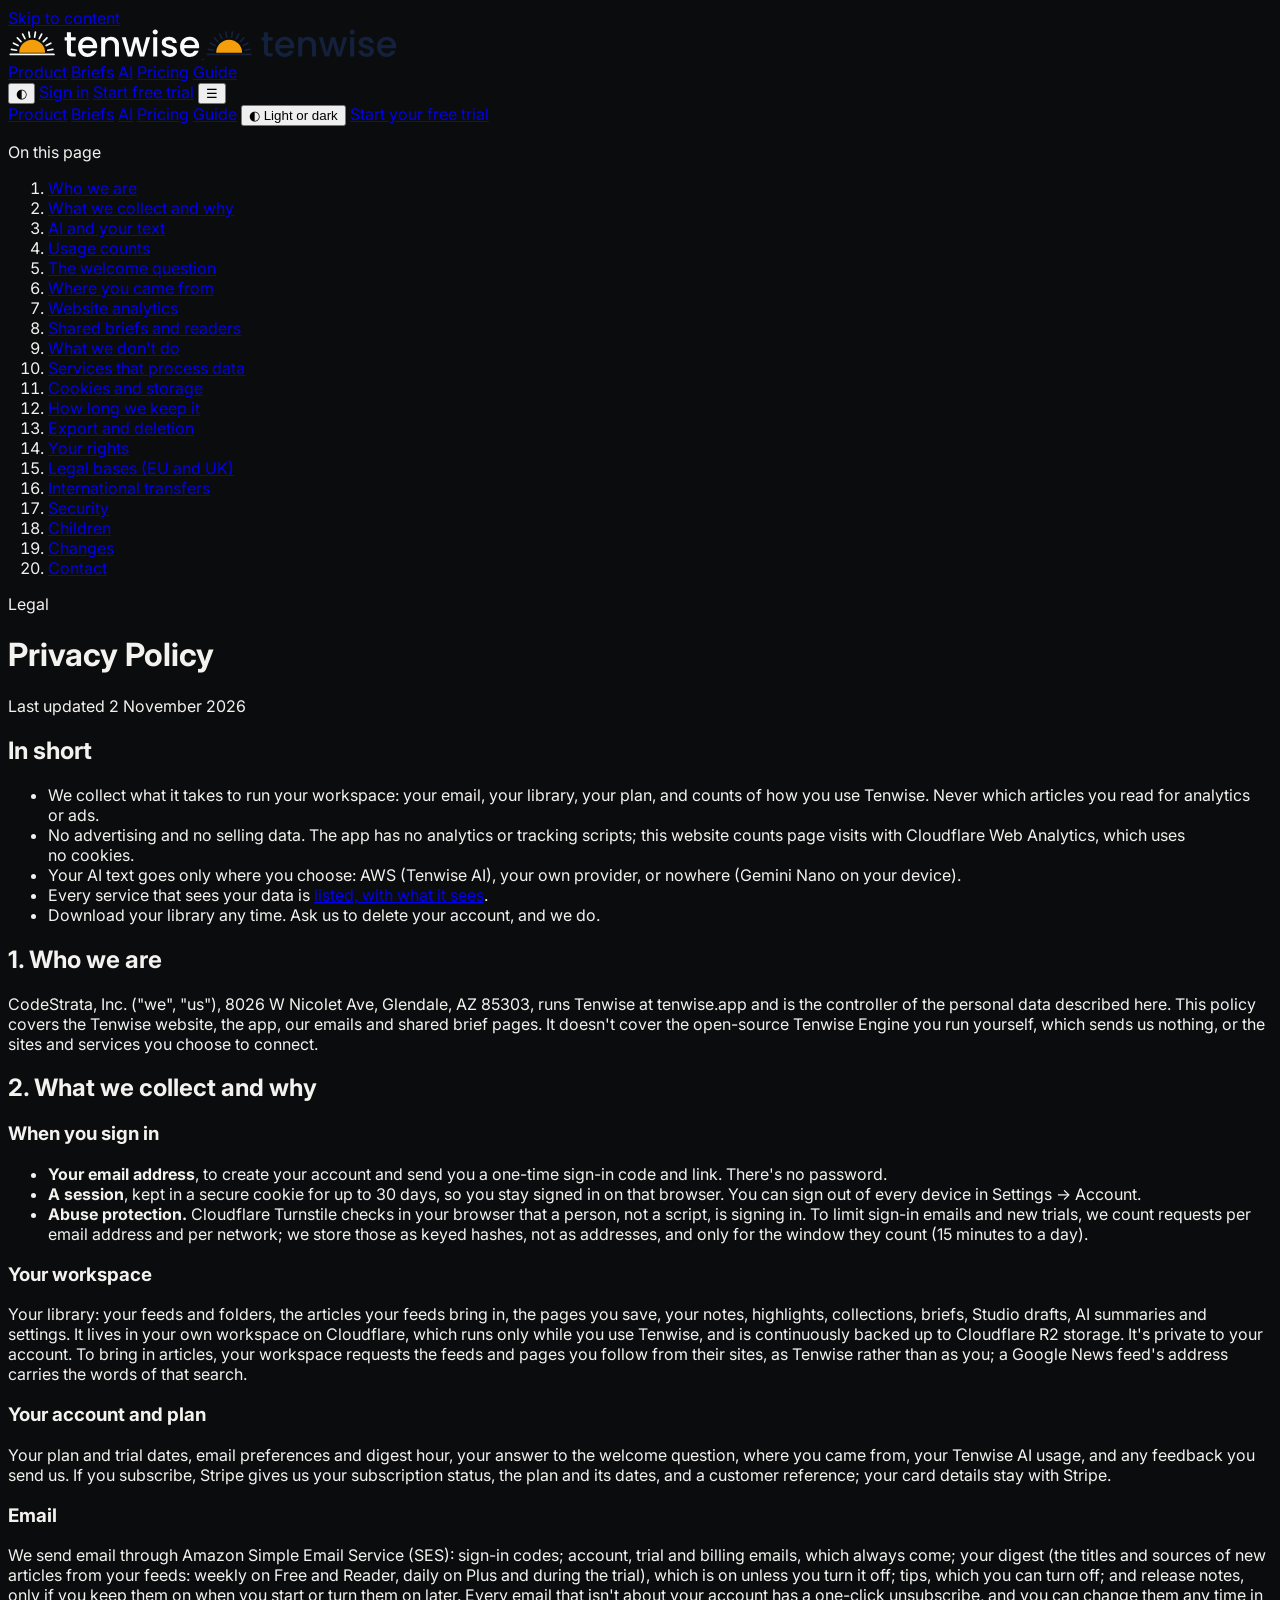
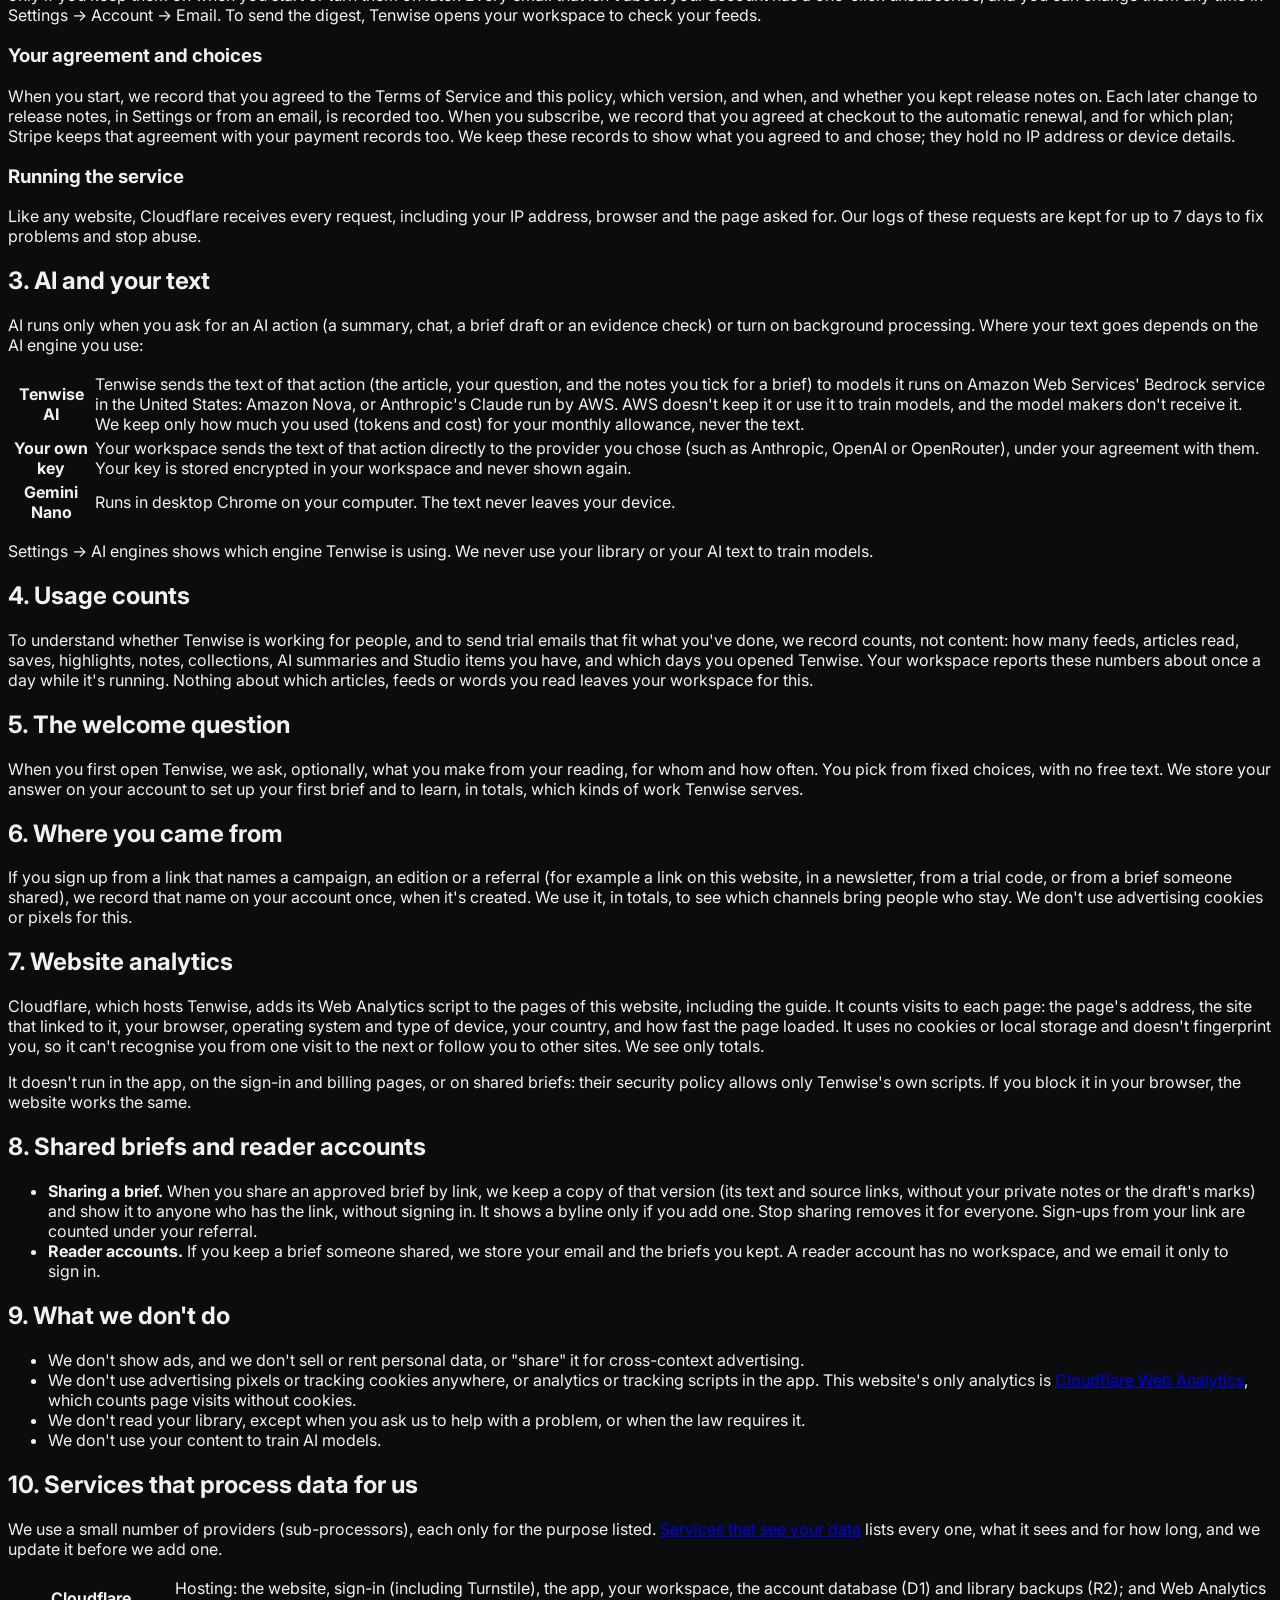
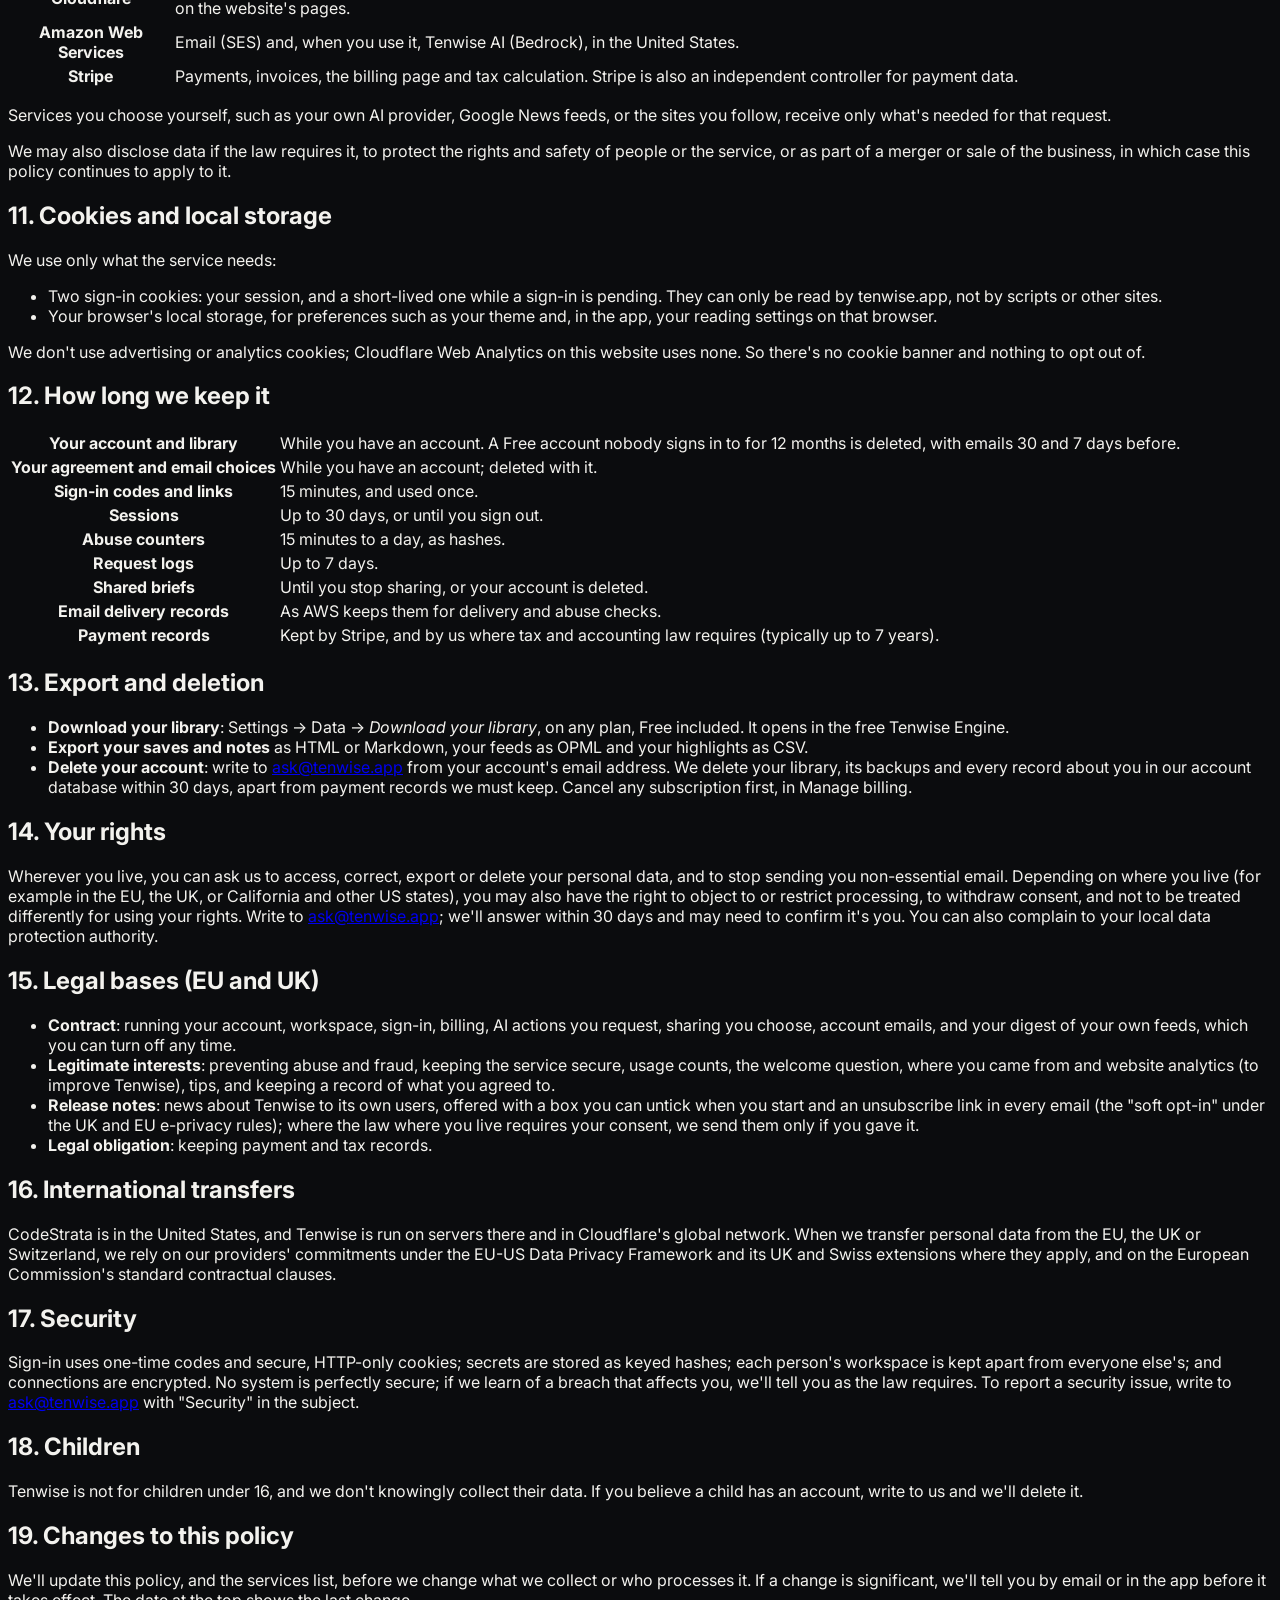
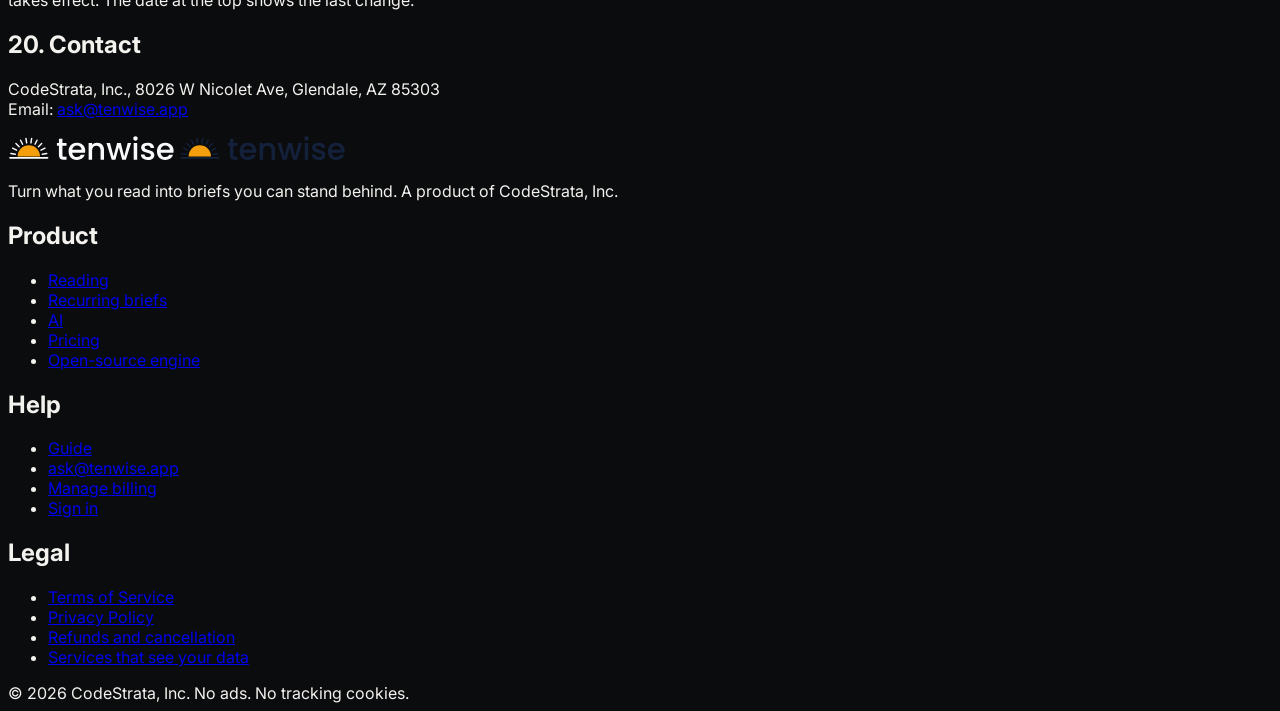
<file: public/privacy/index.html>
<!DOCTYPE html>
<html lang="en">
<head>
  <meta charset="UTF-8">
  <meta name="viewport" content="width=device-width, initial-scale=1.0">
  <title>Privacy Policy · Tenwise</title>
  <meta name="description" content="What Tenwise collects, why, who processes it, how long it's kept, and your rights: sign-in, your workspace, payments, email, AI, usage counts and shared briefs.">
  <meta name="author" content="CodeStrata, Inc.">
  <link rel="icon" type="image/svg+xml" href="/assets/images/brand/tenwise-icon.svg">
  <link rel="stylesheet" href="/assets/css/styles.css">
  <script>
    // The visitor's theme, before the first paint (assets/js/main.js keeps it).
    try { if (localStorage.getItem('tenwise-theme') === 'light') document.documentElement.classList.add('light'); } catch (e) { /* storage blocked */ }
  </script>
</head>
<body>
<!-- site:header -->
<a class="skip" href="#main">Skip to content</a>
<header class="site-header">
  <div class="wrap">
    <a class="brand" href="/" aria-label="Tenwise home">
      <img class="logo-dark" src="/assets/images/brand/tenwise-wordmark-dark.svg" alt="Tenwise" width="193" height="30">
      <img class="logo-light" src="/assets/images/brand/tenwise-wordmark-light.svg" alt="Tenwise" width="193" height="30">
    </a>
    <nav class="site-nav" aria-label="Main">
      <a href="/#read">Product</a>
      <a href="/#briefs">Briefs</a>
      <a href="/#ai">AI</a>
      <a href="/pricing/">Pricing</a>
      <a href="/docs/">Guide</a>
    </nav>
    <div class="header-actions">
      <button type="button" class="theme-toggle" data-theme-toggle aria-label="Switch between light and dark">◐</button>
      <a class="signin-link" href="/login">Sign in</a>
      <a class="btn btn-primary btn-sm" href="/login?ref=site-header">Start free trial</a>
      <button type="button" class="menu-toggle" data-menu-toggle aria-controls="mobile-nav" aria-expanded="false" aria-label="Menu">☰</button>
    </div>
  </div>
  <nav id="mobile-nav" class="mobile-nav" aria-label="Menu">
    <a href="/#read">Product</a>
    <a href="/#briefs">Briefs</a>
    <a href="/#ai">AI</a>
    <a href="/pricing/">Pricing</a>
    <a href="/docs/">Guide</a>
    <button type="button" class="mobile-theme" data-theme-toggle><span aria-hidden="true">◐</span> Light or dark</button>
    <a class="btn btn-primary" href="/login?ref=site-menu">Start your free trial</a>
  </nav>
</header>
<!-- /site:header -->

<div class="legal-layout">
  <nav class="legal-toc" aria-label="On this page">
    <p>On this page</p>
    <ol>
      <li><a href="#who">Who we are</a></li>
      <li><a href="#collect">What we collect and why</a></li>
      <li><a href="#ai">AI and your text</a></li>
      <li><a href="#usage">Usage counts</a></li>
      <li><a href="#first-run">The welcome question</a></li>
      <li><a href="#attribution">Where you came from</a></li>
      <li><a href="#website-analytics">Website analytics</a></li>
      <li><a href="#sharing">Shared briefs and readers</a></li>
      <li><a href="#dont">What we don't do</a></li>
      <li><a href="#services">Services that process data</a></li>
      <li><a href="#cookies">Cookies and storage</a></li>
      <li><a href="#retention">How long we keep it</a></li>
      <li><a href="#your-data">Export and deletion</a></li>
      <li><a href="#rights">Your rights</a></li>
      <li><a href="#legal-bases">Legal bases (EU and UK)</a></li>
      <li><a href="#transfers">International transfers</a></li>
      <li><a href="#security">Security</a></li>
      <li><a href="#children">Children</a></li>
      <li><a href="#changes">Changes</a></li>
      <li><a href="#contact">Contact</a></li>
    </ol>
  </nav>

  <main id="main" class="legal">
    <p class="eyebrow">Legal</p>
    <h1>Privacy Policy</h1>
    <p class="updated">Last updated 2 November 2026</p>

    <div class="summary">
      <h2>In short</h2>
      <ul>
        <li>We collect what it takes to run your workspace: your email, your library, your plan, and counts of how you use Tenwise. Never which articles you read for analytics or ads.</li>
        <li>No advertising and no selling data. The app has no analytics or tracking scripts; this website counts page visits with Cloudflare Web Analytics, which uses no cookies.</li>
        <li>Your AI text goes only where you choose: AWS (Tenwise AI), your own provider, or nowhere (Gemini Nano on your device).</li>
        <li>Every service that sees your data is <a href="/docs/services/">listed, with what it sees</a>.</li>
        <li>Download your library any time. Ask us to delete your account, and we do.</li>
      </ul>
    </div>

    <section id="who">
      <h2>1. Who we are</h2>
      <p>CodeStrata, Inc. ("we", "us"), 8026 W Nicolet Ave, Glendale, AZ 85303, runs Tenwise at tenwise.app and is the controller of the personal data described here. This policy covers the Tenwise website, the app, our emails and shared brief pages. It doesn't cover the open-source Tenwise Engine you run yourself, which sends us nothing, or the sites and services you choose to connect.</p>
    </section>

    <section id="collect">
      <h2>2. What we collect and why</h2>

      <h3>When you sign in</h3>
      <ul>
        <li><strong>Your email address</strong>, to create your account and send you a one-time sign-in code and link. There's no password.</li>
        <li><strong>A session</strong>, kept in a secure cookie for up to 30 days, so you stay signed in on that browser. You can sign out of every device in Settings → Account.</li>
        <li><strong>Abuse protection.</strong> Cloudflare Turnstile checks in your browser that a person, not a script, is signing in. To limit sign-in emails and new trials, we count requests per email address and per network; we store those as keyed hashes, not as addresses, and only for the window they count (15 minutes to a day).</li>
      </ul>

      <h3>Your workspace</h3>
      <p>Your library: your feeds and folders, the articles your feeds bring in, the pages you save, your notes, highlights, collections, briefs, Studio drafts, AI summaries and settings. It lives in your own workspace on Cloudflare, which runs only while you use Tenwise, and is continuously backed up to Cloudflare R2 storage. It's private to your account. To bring in articles, your workspace requests the feeds and pages you follow from their sites, as Tenwise rather than as you; a Google News feed's address carries the words of that search.</p>

      <h3>Your account and plan</h3>
      <p>Your plan and trial dates, email preferences and digest hour, your answer to the welcome question, where you came from, your Tenwise AI usage, and any feedback you send us. If you subscribe, Stripe gives us your subscription status, the plan and its dates, and a customer reference; your card details stay with Stripe.</p>

      <h3>Email</h3>
      <p>We send email through Amazon Simple Email Service (SES): sign-in codes; account, trial and billing emails, which always come; your digest (the titles and sources of new articles from your feeds: weekly on Free and Reader, daily on Plus and during the trial), which is on unless you turn it off; tips, which you can turn off; and release notes, only if you keep them on when you start or turn them on later. Every email that isn't about your account has a one-click unsubscribe, and you can change them any time in Settings → Account → Email. To send the digest, Tenwise opens your workspace to check your feeds.</p>

      <h3>Your agreement and choices</h3>
      <p>When you start, we record that you agreed to the Terms of Service and this policy, which version, and when, and whether you kept release notes on. Each later change to release notes, in Settings or from an email, is recorded too. When you subscribe, we record that you agreed at checkout to the automatic renewal, and for which plan; Stripe keeps that agreement with your payment records too. We keep these records to show what you agreed to and chose; they hold no IP address or device details.</p>

      <h3>Running the service</h3>
      <p>Like any website, Cloudflare receives every request, including your IP address, browser and the page asked for. Our logs of these requests are kept for up to 7 days to fix problems and stop abuse.</p>
    </section>

    <section id="ai">
      <h2>3. AI and your text</h2>
      <p>AI runs only when you ask for an AI action (a summary, chat, a brief draft or an evidence check) or turn on background processing. Where your text goes depends on the AI engine you use:</p>
      <table class="facts">
        <tbody>
          <tr><th scope="row">Tenwise AI</th><td>Tenwise sends the text of that action (the article, your question, and the notes you tick for a brief) to models it runs on Amazon Web Services' Bedrock service in the United States: Amazon Nova, or Anthropic's Claude run by AWS. AWS doesn't keep it or use it to train models, and the model makers don't receive it. We keep only how much you used (tokens and cost) for your monthly allowance, never the text.</td></tr>
          <tr><th scope="row">Your own key</th><td>Your workspace sends the text of that action directly to the provider you chose (such as Anthropic, OpenAI or OpenRouter), under your agreement with them. Your key is stored encrypted in your workspace and never shown again.</td></tr>
          <tr><th scope="row">Gemini Nano</th><td>Runs in desktop Chrome on your computer. The text never leaves your device.</td></tr>
        </tbody>
      </table>
      <p>Settings → AI engines shows which engine Tenwise is using. We never use your library or your AI text to train models.</p>
    </section>

    <section id="usage">
      <h2>4. Usage counts</h2>
      <p>To understand whether Tenwise is working for people, and to send trial emails that fit what you've done, we record counts, not content: how many feeds, articles read, saves, highlights, notes, collections, AI summaries and Studio items you have, and which days you opened Tenwise. Your workspace reports these numbers about once a day while it's running. Nothing about which articles, feeds or words you read leaves your workspace for this.</p>
    </section>

    <section id="first-run">
      <h2>5. The welcome question</h2>
      <p>When you first open Tenwise, we ask, optionally, what you make from your reading, for whom and how often. You pick from fixed choices, with no free text. We store your answer on your account to set up your first brief and to learn, in totals, which kinds of work Tenwise serves.</p>
    </section>

    <section id="attribution">
      <h2>6. Where you came from</h2>
      <p>If you sign up from a link that names a campaign, an edition or a referral (for example a link on this website, in a newsletter, from a trial code, or from a brief someone shared), we record that name on your account once, when it's created. We use it, in totals, to see which channels bring people who stay. We don't use advertising cookies or pixels for this.</p>
    </section>

    <section id="website-analytics">
      <h2>7. Website analytics</h2>
      <p>Cloudflare, which hosts Tenwise, adds its Web Analytics script to the pages of this website, including the guide. It counts visits to each page: the page's address, the site that linked to it, your browser, operating system and type of device, your country, and how fast the page loaded. It uses no cookies or local storage and doesn't fingerprint you, so it can't recognise you from one visit to the next or follow you to other sites. We see only totals.</p>
      <p>It doesn't run in the app, on the sign-in and billing pages, or on shared briefs: their security policy allows only Tenwise's own scripts. If you block it in your browser, the website works the same.</p>
    </section>

    <section id="sharing">
      <h2>8. Shared briefs and reader accounts</h2>
      <ul>
        <li><strong>Sharing a brief.</strong> When you share an approved brief by link, we keep a copy of that version (its text and source links, without your private notes or the draft's marks) and show it to anyone who has the link, without signing in. It shows a byline only if you add one. Stop sharing removes it for everyone. Sign-ups from your link are counted under your referral.</li>
        <li><strong>Reader accounts.</strong> If you keep a brief someone shared, we store your email and the briefs you kept. A reader account has no workspace, and we email it only to sign in.</li>
      </ul>
    </section>

    <section id="dont">
      <h2>9. What we don't do</h2>
      <ul>
        <li>We don't show ads, and we don't sell or rent personal data, or "share" it for cross-context advertising.</li>
        <li>We don't use advertising pixels or tracking cookies anywhere, or analytics or tracking scripts in the app. This website's only analytics is <a href="#website-analytics">Cloudflare Web Analytics</a>, which counts page visits without cookies.</li>
        <li>We don't read your library, except when you ask us to help with a problem, or when the law requires it.</li>
        <li>We don't use your content to train AI models.</li>
      </ul>
    </section>

    <section id="services">
      <h2>10. Services that process data for us</h2>
      <p>We use a small number of providers (sub-processors), each only for the purpose listed. <a href="/docs/services/">Services that see your data</a> lists every one, what it sees and for how long, and we update it before we add one.</p>
      <table class="facts">
        <tbody>
          <tr><th scope="row">Cloudflare</th><td>Hosting: the website, sign-in (including Turnstile), the app, your workspace, the account database (D1) and library backups (R2); and Web Analytics on the website&#39;s pages.</td></tr>
          <tr><th scope="row">Amazon Web Services</th><td>Email (SES) and, when you use it, Tenwise AI (Bedrock), in the United States.</td></tr>
          <tr><th scope="row">Stripe</th><td>Payments, invoices, the billing page and tax calculation. Stripe is also an independent controller for payment data.</td></tr>
        </tbody>
      </table>
      <p>Services you choose yourself, such as your own AI provider, Google News feeds, or the sites you follow, receive only what's needed for that request.</p>
      <p>We may also disclose data if the law requires it, to protect the rights and safety of people or the service, or as part of a merger or sale of the business, in which case this policy continues to apply to it.</p>
    </section>

    <section id="cookies">
      <h2>11. Cookies and local storage</h2>
      <p>We use only what the service needs:</p>
      <ul>
        <li>Two sign-in cookies: your session, and a short-lived one while a sign-in is pending. They can only be read by tenwise.app, not by scripts or other sites.</li>
        <li>Your browser's local storage, for preferences such as your theme and, in the app, your reading settings on that browser.</li>
      </ul>
      <p>We don't use advertising or analytics cookies; Cloudflare Web Analytics on this website uses none. So there's no cookie banner and nothing to opt out of.</p>
    </section>

    <section id="retention">
      <h2>12. How long we keep it</h2>
      <table class="facts">
        <tbody>
          <tr><th scope="row">Your account and library</th><td>While you have an account. A Free account nobody signs in to for 12 months is deleted, with emails 30 and 7 days before.</td></tr>
          <tr><th scope="row">Your agreement and email choices</th><td>While you have an account; deleted with it.</td></tr>
          <tr><th scope="row">Sign-in codes and links</th><td>15 minutes, and used once.</td></tr>
          <tr><th scope="row">Sessions</th><td>Up to 30 days, or until you sign out.</td></tr>
          <tr><th scope="row">Abuse counters</th><td>15 minutes to a day, as hashes.</td></tr>
          <tr><th scope="row">Request logs</th><td>Up to 7 days.</td></tr>
          <tr><th scope="row">Shared briefs</th><td>Until you stop sharing, or your account is deleted.</td></tr>
          <tr><th scope="row">Email delivery records</th><td>As AWS keeps them for delivery and abuse checks.</td></tr>
          <tr><th scope="row">Payment records</th><td>Kept by Stripe, and by us where tax and accounting law requires (typically up to 7 years).</td></tr>
        </tbody>
      </table>
    </section>

    <section id="your-data">
      <h2>13. Export and deletion</h2>
      <ul>
        <li><strong>Download your library</strong>: Settings → Data → <em>Download your library</em>, on any plan, Free included. It opens in the free Tenwise Engine.</li>
        <li><strong>Export your saves and notes</strong> as HTML or Markdown, your feeds as OPML and your highlights as CSV.</li>
        <li><strong>Delete your account</strong>: write to <a href="mailto:ask@tenwise.app">ask@tenwise.app</a> from your account's email address. We delete your library, its backups and every record about you in our account database within 30 days, apart from payment records we must keep. Cancel any subscription first, in Manage billing.</li>
      </ul>
    </section>

    <section id="rights">
      <h2>14. Your rights</h2>
      <p>Wherever you live, you can ask us to access, correct, export or delete your personal data, and to stop sending you non-essential email. Depending on where you live (for example in the EU, the UK, or California and other US states), you may also have the right to object to or restrict processing, to withdraw consent, and not to be treated differently for using your rights. Write to <a href="mailto:ask@tenwise.app">ask@tenwise.app</a>; we'll answer within 30 days and may need to confirm it's you. You can also complain to your local data protection authority.</p>
    </section>

    <section id="legal-bases">
      <h2>15. Legal bases (EU and UK)</h2>
      <ul>
        <li><strong>Contract</strong>: running your account, workspace, sign-in, billing, AI actions you request, sharing you choose, account emails, and your digest of your own feeds, which you can turn off any time.</li>
        <li><strong>Legitimate interests</strong>: preventing abuse and fraud, keeping the service secure, usage counts, the welcome question, where you came from and website analytics (to improve Tenwise), tips, and keeping a record of what you agreed to.</li>
        <li><strong>Release notes</strong>: news about Tenwise to its own users, offered with a box you can untick when you start and an unsubscribe link in every email (the "soft opt-in" under the UK and EU e-privacy rules); where the law where you live requires your consent, we send them only if you gave it.</li>
        <li><strong>Legal obligation</strong>: keeping payment and tax records.</li>
      </ul>
    </section>

    <section id="transfers">
      <h2>16. International transfers</h2>
      <p>CodeStrata is in the United States, and Tenwise is run on servers there and in Cloudflare's global network. When we transfer personal data from the EU, the UK or Switzerland, we rely on our providers' commitments under the EU-US Data Privacy Framework and its UK and Swiss extensions where they apply, and on the European Commission's standard contractual clauses.</p>
    </section>

    <section id="security">
      <h2>17. Security</h2>
      <p>Sign-in uses one-time codes and secure, HTTP-only cookies; secrets are stored as keyed hashes; each person's workspace is kept apart from everyone else's; and connections are encrypted. No system is perfectly secure; if we learn of a breach that affects you, we'll tell you as the law requires. To report a security issue, write to <a href="mailto:ask@tenwise.app">ask@tenwise.app</a> with "Security" in the subject.</p>
    </section>

    <section id="children">
      <h2>18. Children</h2>
      <p>Tenwise is not for children under 16, and we don't knowingly collect their data. If you believe a child has an account, write to us and we'll delete it.</p>
    </section>

    <section id="changes">
      <h2>19. Changes to this policy</h2>
      <p>We'll update this policy, and the services list, before we change what we collect or who processes it. If a change is significant, we'll tell you by email or in the app before it takes effect. The date at the top shows the last change.</p>
    </section>

    <section id="contact">
      <h2>20. Contact</h2>
      <p>CodeStrata, Inc., 8026 W Nicolet Ave, Glendale, AZ 85303<br>
      Email: <a href="mailto:ask@tenwise.app">ask@tenwise.app</a></p>
    </section>
  </main>
</div>

<!-- site:footer -->
<footer class="site-footer">
  <div class="wrap">
    <div class="footer-grid">
      <div class="footer-brand">
        <img class="logo-dark" src="/assets/images/brand/tenwise-wordmark-dark.svg" alt="Tenwise" width="167" height="26">
        <img class="logo-light" src="/assets/images/brand/tenwise-wordmark-light.svg" alt="Tenwise" width="167" height="26">
        <p>Turn what you read into briefs you can stand behind. A product of CodeStrata, Inc.</p>
      </div>
      <div>
        <h2>Product</h2>
        <ul>
          <li><a href="/#read">Reading</a></li>
          <li><a href="/#briefs">Recurring briefs</a></li>
          <li><a href="/#ai">AI</a></li>
          <li><a href="/pricing/">Pricing</a></li>
          <li><a href="https://github.com/Tenwise/tenwise-engine">Open-source engine</a></li>
        </ul>
      </div>
      <div>
        <h2>Help</h2>
        <ul>
          <li><a href="/docs/">Guide</a></li>
          <li><a href="mailto:ask@tenwise.app">ask@tenwise.app</a></li>
          <li><a href="/billing">Manage billing</a></li>
          <li><a href="/login">Sign in</a></li>
        </ul>
      </div>
      <div>
        <h2>Legal</h2>
        <ul>
          <li><a href="/terms/">Terms of Service</a></li>
          <li><a href="/privacy/">Privacy Policy</a></li>
          <li><a href="/refunds/">Refunds and cancellation</a></li>
          <li><a href="/docs/services/">Services that see your data</a></li>
        </ul>
      </div>
    </div>
    <div class="footer-base">
      <span>© 2026 CodeStrata, Inc.</span>
      <span>No ads. No tracking cookies.</span>
    </div>
  </div>
</footer>
<!-- /site:footer -->
<script src="/assets/js/main.js"></script>
</body>
</html>
</file>
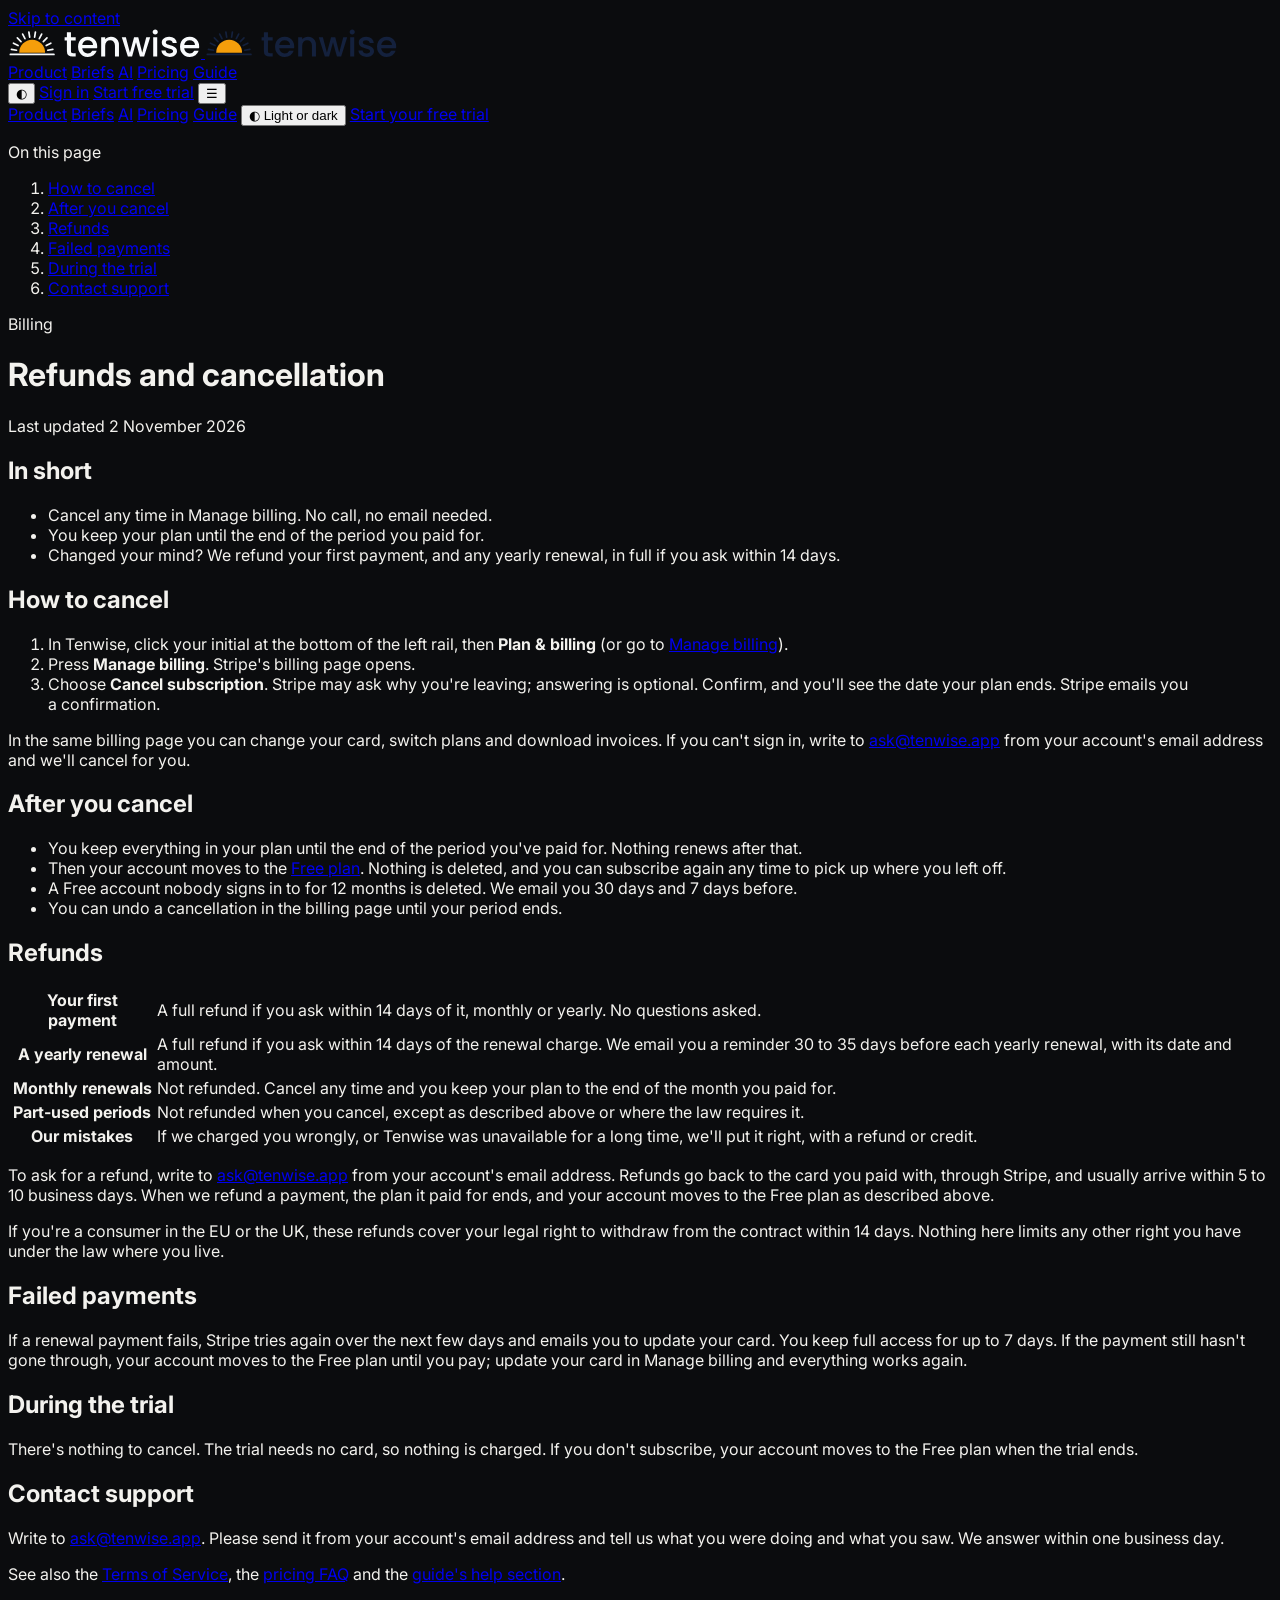
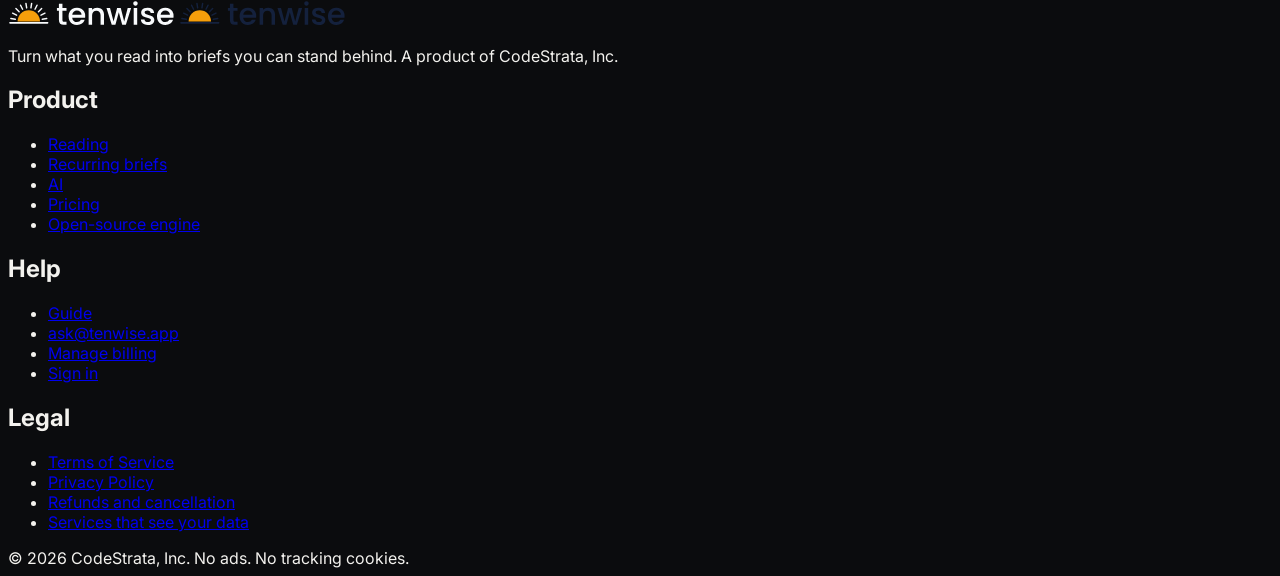
<file: public/refunds/index.html>
<!DOCTYPE html>
<html lang="en">
<head>
  <meta charset="UTF-8">
  <meta name="viewport" content="width=device-width, initial-scale=1.0">
  <title>Refunds and cancellation · Tenwise</title>
  <meta name="description" content="How to cancel Tenwise, what happens after you cancel, our refund policy, failed payments, and how to reach support.">
  <meta name="author" content="CodeStrata, Inc.">
  <link rel="icon" type="image/svg+xml" href="/assets/images/brand/tenwise-icon.svg">
  <link rel="stylesheet" href="/assets/css/styles.css">
  <script>
    // The visitor's theme, before the first paint (assets/js/main.js keeps it).
    try { if (localStorage.getItem('tenwise-theme') === 'light') document.documentElement.classList.add('light'); } catch (e) { /* storage blocked */ }
  </script>
</head>
<body>
<!-- site:header -->
<a class="skip" href="#main">Skip to content</a>
<header class="site-header">
  <div class="wrap">
    <a class="brand" href="/" aria-label="Tenwise home">
      <img class="logo-dark" src="/assets/images/brand/tenwise-wordmark-dark.svg" alt="Tenwise" width="193" height="30">
      <img class="logo-light" src="/assets/images/brand/tenwise-wordmark-light.svg" alt="Tenwise" width="193" height="30">
    </a>
    <nav class="site-nav" aria-label="Main">
      <a href="/#read">Product</a>
      <a href="/#briefs">Briefs</a>
      <a href="/#ai">AI</a>
      <a href="/pricing/">Pricing</a>
      <a href="/docs/">Guide</a>
    </nav>
    <div class="header-actions">
      <button type="button" class="theme-toggle" data-theme-toggle aria-label="Switch between light and dark">◐</button>
      <a class="signin-link" href="/login">Sign in</a>
      <a class="btn btn-primary btn-sm" href="/login?ref=site-header">Start free trial</a>
      <button type="button" class="menu-toggle" data-menu-toggle aria-controls="mobile-nav" aria-expanded="false" aria-label="Menu">☰</button>
    </div>
  </div>
  <nav id="mobile-nav" class="mobile-nav" aria-label="Menu">
    <a href="/#read">Product</a>
    <a href="/#briefs">Briefs</a>
    <a href="/#ai">AI</a>
    <a href="/pricing/">Pricing</a>
    <a href="/docs/">Guide</a>
    <button type="button" class="mobile-theme" data-theme-toggle><span aria-hidden="true">◐</span> Light or dark</button>
    <a class="btn btn-primary" href="/login?ref=site-menu">Start your free trial</a>
  </nav>
</header>
<!-- /site:header -->

<div class="legal-layout">
  <nav class="legal-toc" aria-label="On this page">
    <p>On this page</p>
    <ol>
      <li><a href="#cancel">How to cancel</a></li>
      <li><a href="#after">After you cancel</a></li>
      <li><a href="#refunds">Refunds</a></li>
      <li><a href="#failed-payment">Failed payments</a></li>
      <li><a href="#trial">During the trial</a></li>
      <li><a href="#support">Contact support</a></li>
    </ol>
  </nav>

  <main id="main" class="legal">
    <p class="eyebrow">Billing</p>
    <h1>Refunds and cancellation</h1>
    <p class="updated">Last updated 2 November 2026</p>

    <div class="summary">
      <h2>In short</h2>
      <ul>
        <li>Cancel any time in Manage billing. No call, no email needed.</li>
        <li>You keep your plan until the end of the period you paid for.</li>
        <li>Changed your mind? We refund your first payment, and any yearly renewal, in full if you ask within 14 days.</li>
      </ul>
    </div>

    <section id="cancel">
      <h2>How to cancel</h2>
      <ol>
        <li>In Tenwise, click your initial at the bottom of the left rail, then <strong>Plan &amp; billing</strong> (or go to <a href="/billing">Manage billing</a>).</li>
        <li>Press <strong>Manage billing</strong>. Stripe's billing page opens.</li>
        <li>Choose <strong>Cancel subscription</strong>. Stripe may ask why you're leaving; answering is optional. Confirm, and you'll see the date your plan ends. Stripe emails you a confirmation.</li>
      </ol>
      <p>In the same billing page you can change your card, switch plans and download invoices. If you can't sign in, write to <a href="mailto:ask@tenwise.app">ask@tenwise.app</a> from your account's email address and we'll cancel for you.</p>
    </section>

    <section id="after">
      <h2>After you cancel</h2>
      <ul>
        <li>You keep everything in your plan until the end of the period you've paid for. Nothing renews after that.</li>
        <li>Then your account moves to the <a href="/pricing/#after-trial">Free plan</a>. Nothing is deleted, and you can subscribe again any time to pick up where you left off.</li>
        <li>A Free account nobody signs in to for 12 months is deleted. We email you 30 days and 7 days before.</li>
        <li>You can undo a cancellation in the billing page until your period ends.</li>
      </ul>
    </section>

    <section id="refunds">
      <h2>Refunds</h2>
      <table class="facts">
        <tbody>
          <tr><th scope="row">Your first payment</th><td>A full refund if you ask within 14 days of it, monthly or yearly. No questions asked.</td></tr>
          <tr><th scope="row">A yearly renewal</th><td>A full refund if you ask within 14 days of the renewal charge. We email you a reminder 30 to 35 days before each yearly renewal, with its date and amount.</td></tr>
          <tr><th scope="row">Monthly renewals</th><td>Not refunded. Cancel any time and you keep your plan to the end of the month you paid for.</td></tr>
          <tr><th scope="row">Part-used periods</th><td>Not refunded when you cancel, except as described above or where the law requires it.</td></tr>
          <tr><th scope="row">Our mistakes</th><td>If we charged you wrongly, or Tenwise was unavailable for a long time, we'll put it right, with a refund or credit.</td></tr>
        </tbody>
      </table>
      <p>To ask for a refund, write to <a href="mailto:ask@tenwise.app">ask@tenwise.app</a> from your account's email address. Refunds go back to the card you paid with, through Stripe, and usually arrive within 5 to 10 business days. When we refund a payment, the plan it paid for ends, and your account moves to the Free plan as described above.</p>
      <p>If you're a consumer in the EU or the UK, these refunds cover your legal right to withdraw from the contract within 14 days. Nothing here limits any other right you have under the law where you live.</p>
    </section>

    <section id="failed-payment">
      <h2>Failed payments</h2>
      <p>If a renewal payment fails, Stripe tries again over the next few days and emails you to update your card. You keep full access for up to 7 days. If the payment still hasn't gone through, your account moves to the Free plan until you pay; update your card in Manage billing and everything works again.</p>
    </section>

    <section id="trial">
      <h2>During the trial</h2>
      <p>There's nothing to cancel. The trial needs no card, so nothing is charged. If you don't subscribe, your account moves to the Free plan when the trial ends.</p>
    </section>

    <section id="support">
      <h2>Contact support</h2>
      <p>Write to <a href="mailto:ask@tenwise.app">ask@tenwise.app</a>. Please send it from your account's email address and tell us what you were doing and what you saw. We answer within one business day.</p>
      <p>See also the <a href="/terms/#subscription">Terms of Service</a>, the <a href="/pricing/#faq">pricing FAQ</a> and the <a href="/docs/#help">guide's help section</a>.</p>
    </section>
  </main>
</div>

<!-- site:footer -->
<footer class="site-footer">
  <div class="wrap">
    <div class="footer-grid">
      <div class="footer-brand">
        <img class="logo-dark" src="/assets/images/brand/tenwise-wordmark-dark.svg" alt="Tenwise" width="167" height="26">
        <img class="logo-light" src="/assets/images/brand/tenwise-wordmark-light.svg" alt="Tenwise" width="167" height="26">
        <p>Turn what you read into briefs you can stand behind. A product of CodeStrata, Inc.</p>
      </div>
      <div>
        <h2>Product</h2>
        <ul>
          <li><a href="/#read">Reading</a></li>
          <li><a href="/#briefs">Recurring briefs</a></li>
          <li><a href="/#ai">AI</a></li>
          <li><a href="/pricing/">Pricing</a></li>
          <li><a href="https://github.com/Tenwise/tenwise-engine">Open-source engine</a></li>
        </ul>
      </div>
      <div>
        <h2>Help</h2>
        <ul>
          <li><a href="/docs/">Guide</a></li>
          <li><a href="mailto:ask@tenwise.app">ask@tenwise.app</a></li>
          <li><a href="/billing">Manage billing</a></li>
          <li><a href="/login">Sign in</a></li>
        </ul>
      </div>
      <div>
        <h2>Legal</h2>
        <ul>
          <li><a href="/terms/">Terms of Service</a></li>
          <li><a href="/privacy/">Privacy Policy</a></li>
          <li><a href="/refunds/">Refunds and cancellation</a></li>
          <li><a href="/docs/services/">Services that see your data</a></li>
        </ul>
      </div>
    </div>
    <div class="footer-base">
      <span>© 2026 CodeStrata, Inc.</span>
      <span>No ads. No tracking cookies.</span>
    </div>
  </div>
</footer>
<!-- /site:footer -->
<script src="/assets/js/main.js"></script>
</body>
</html>
</file>
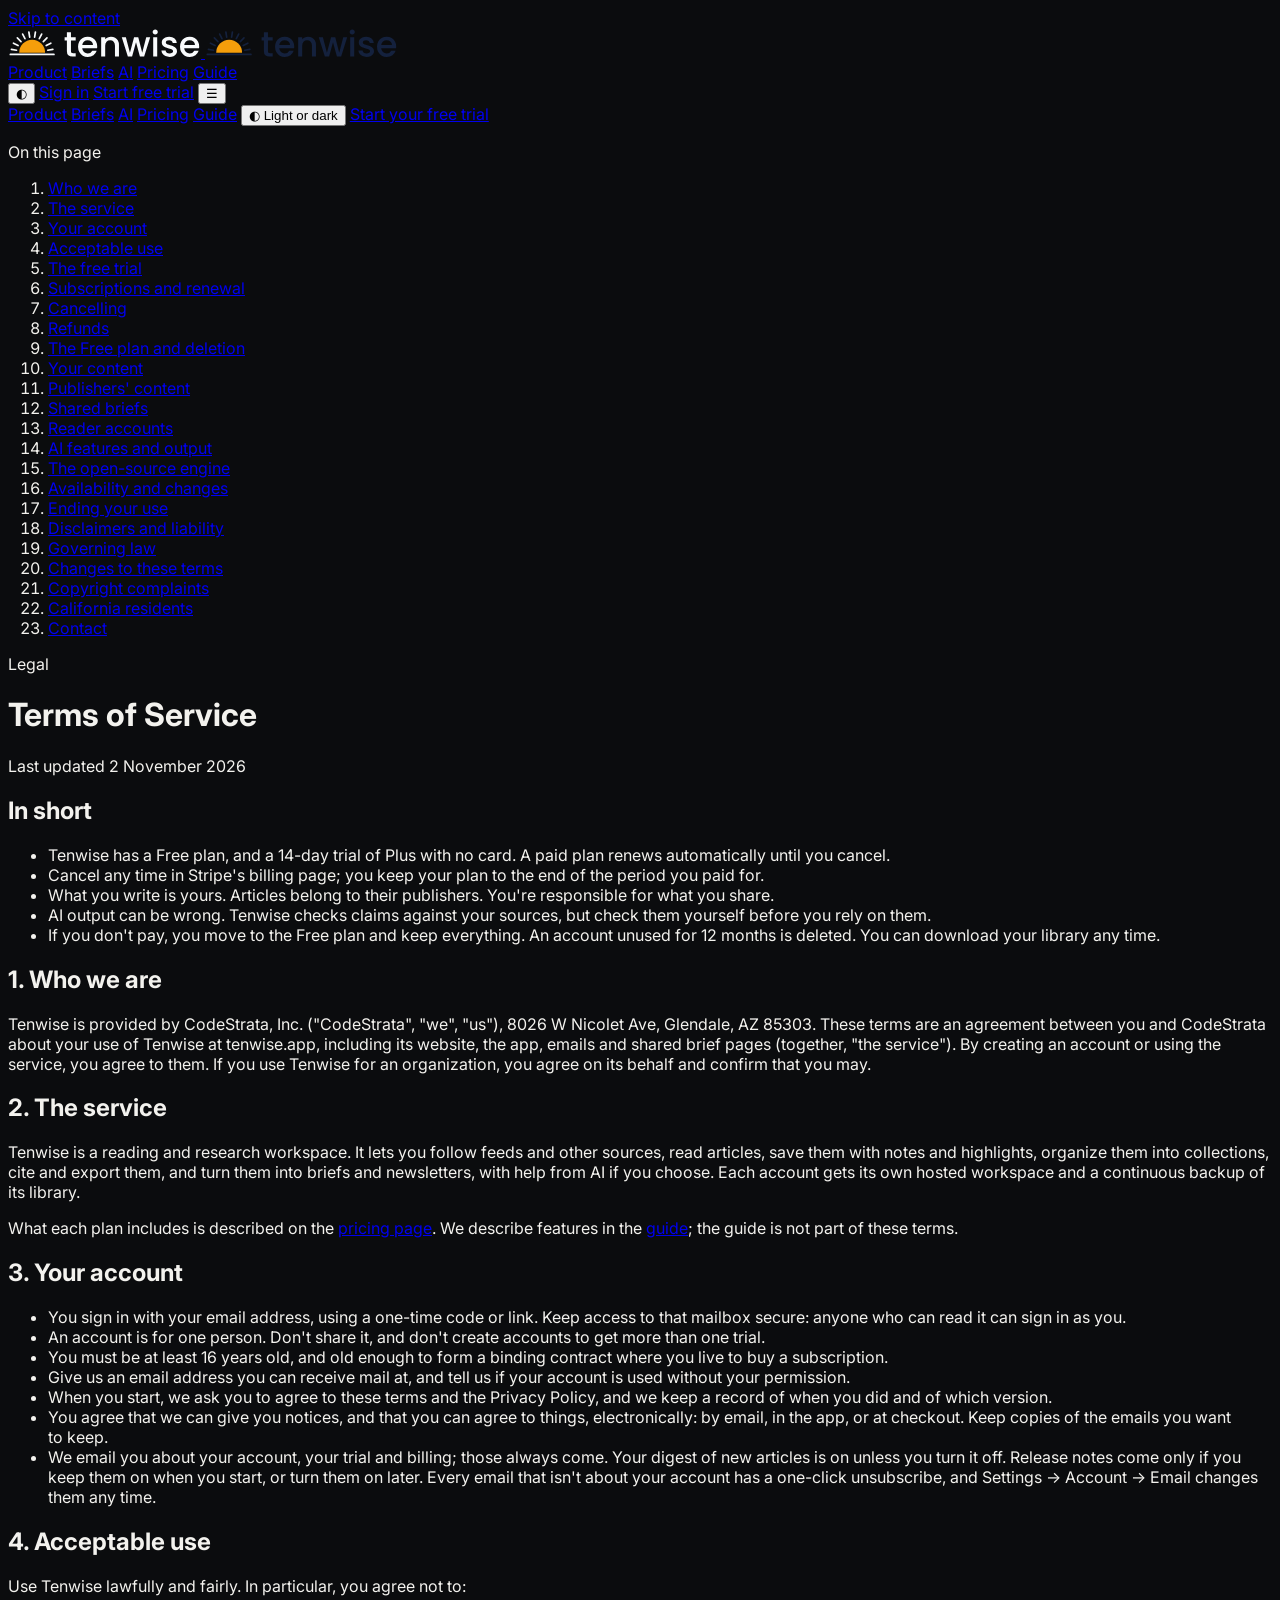
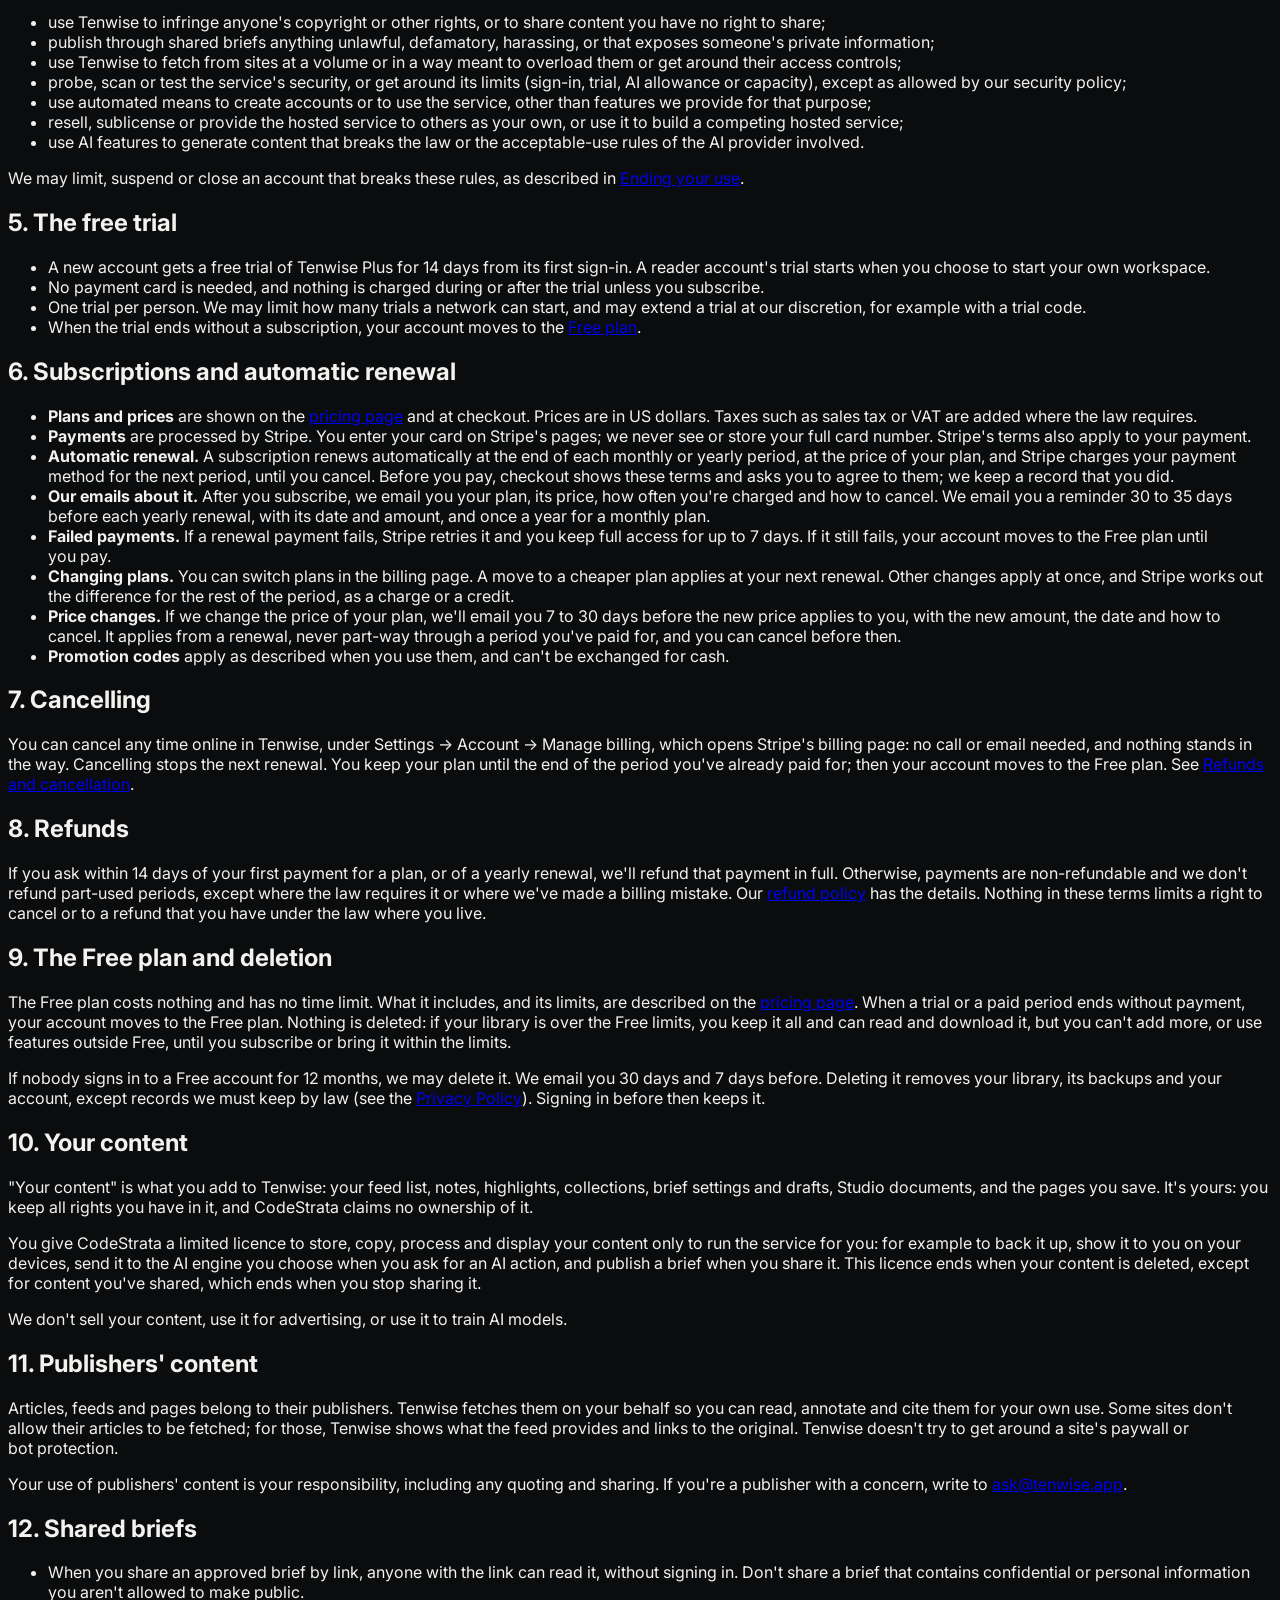
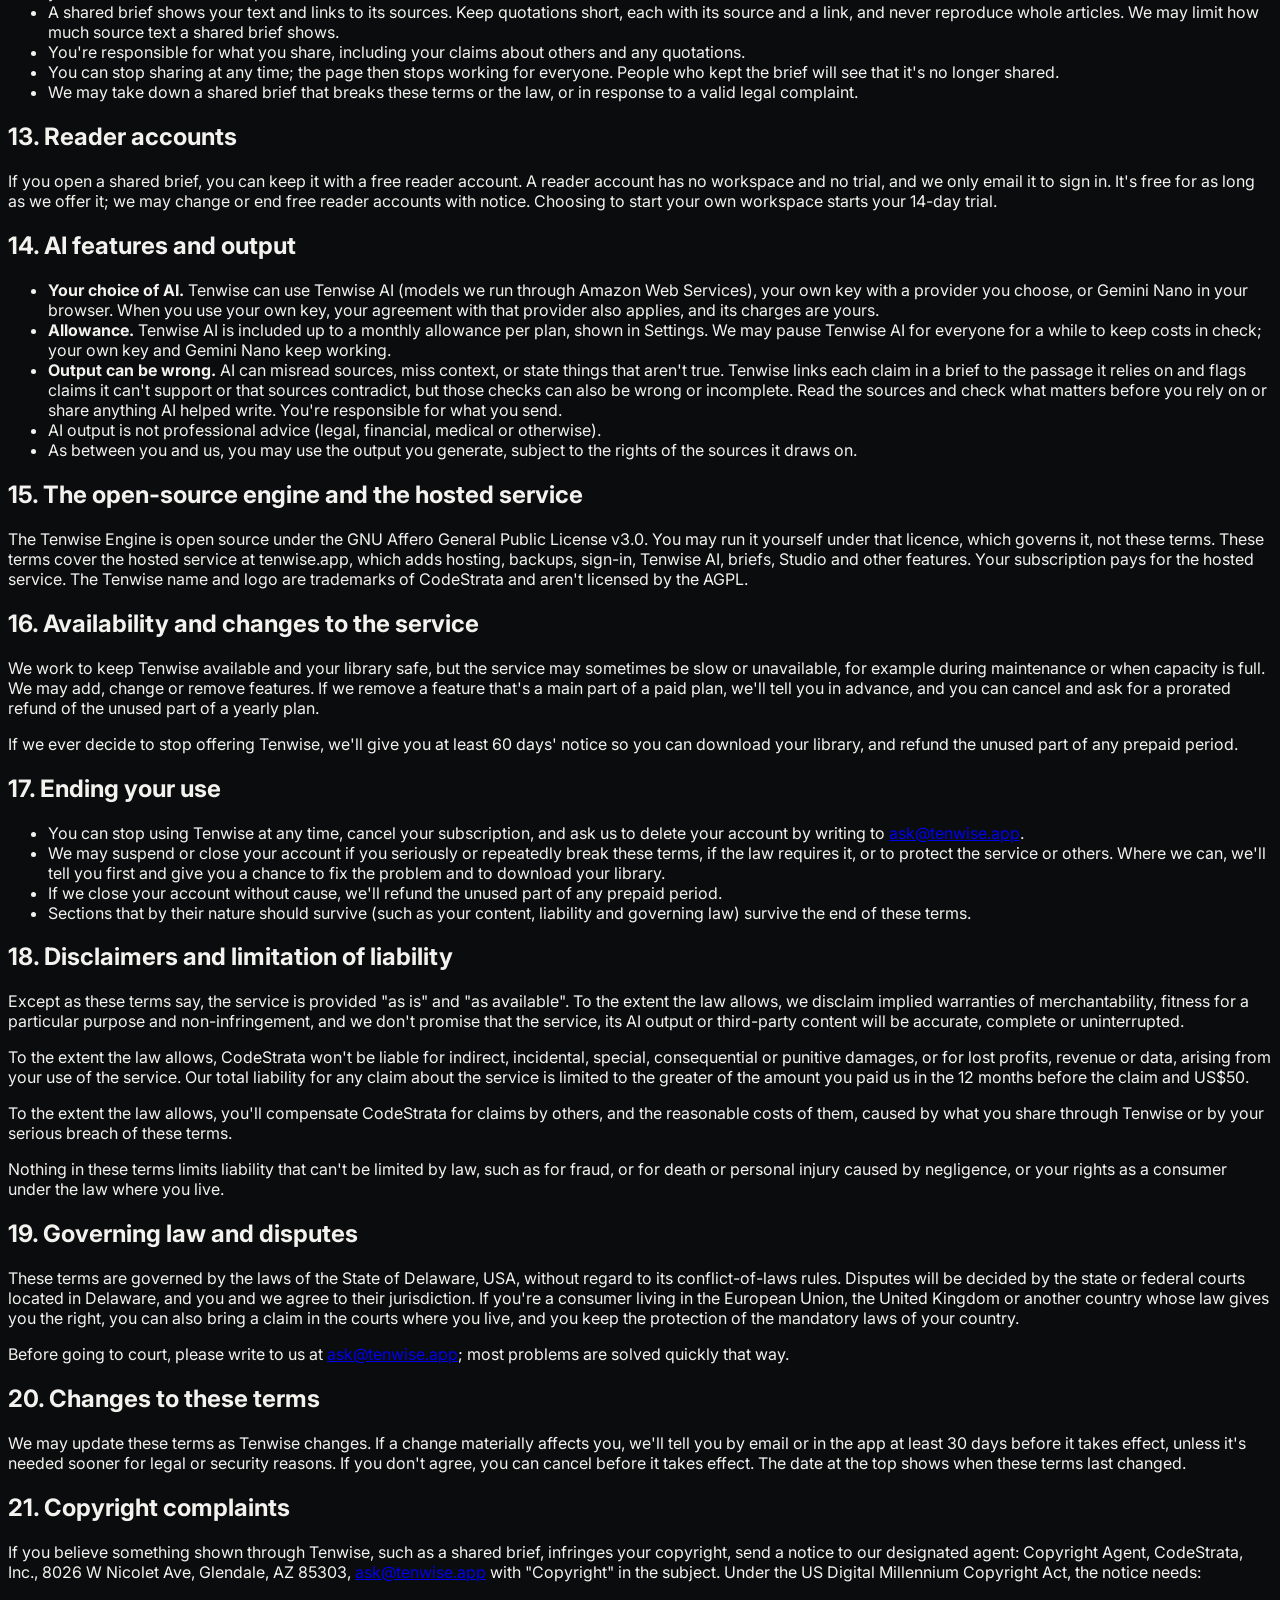
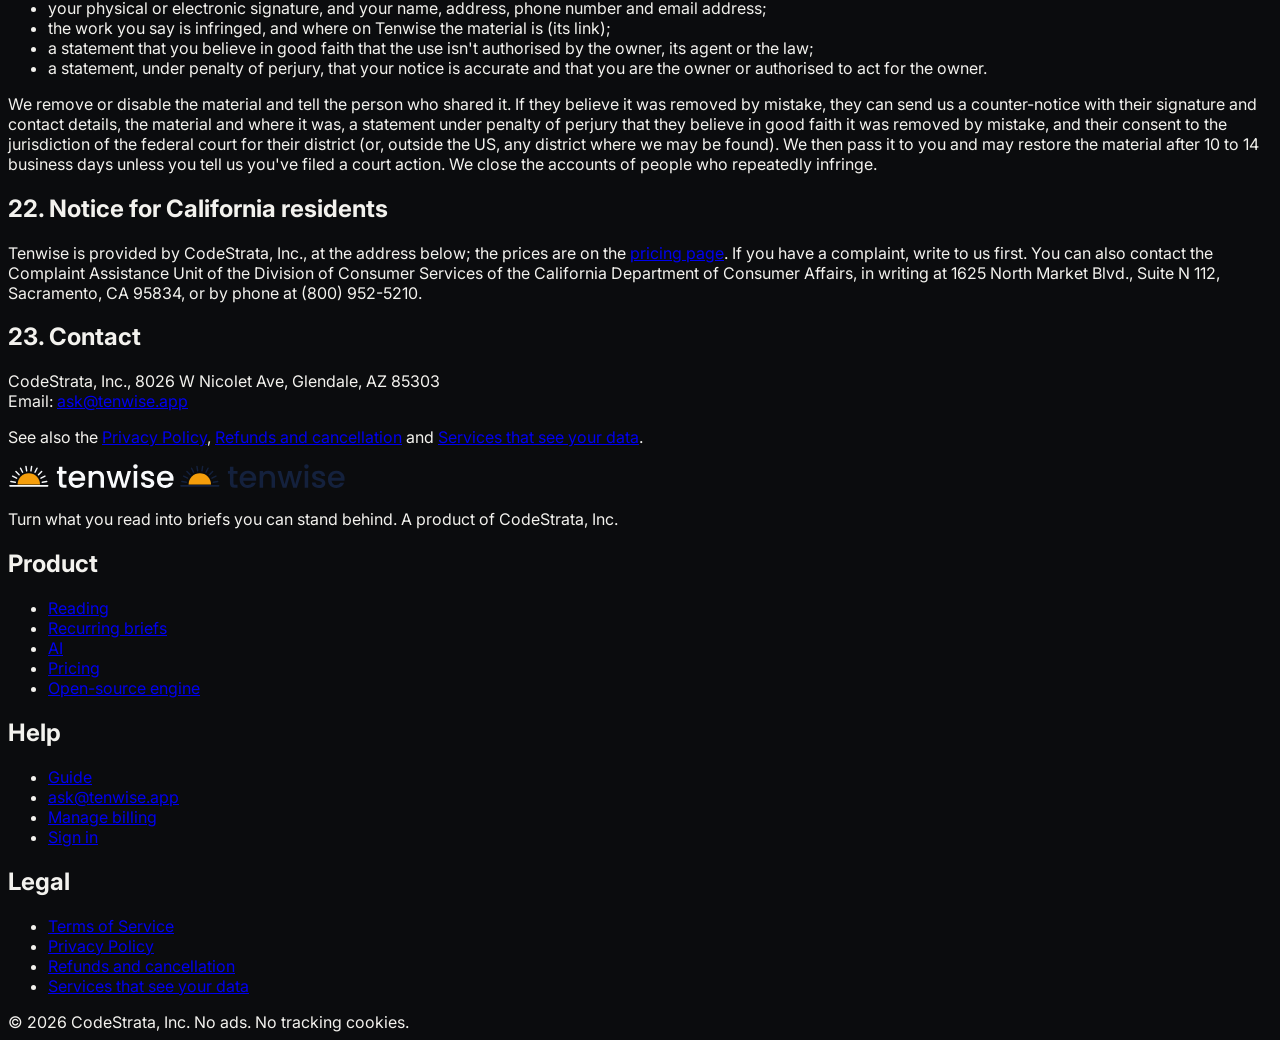
<file: public/terms/index.html>
<!DOCTYPE html>
<html lang="en">
<head>
  <meta charset="UTF-8">
  <meta name="viewport" content="width=device-width, initial-scale=1.0">
  <title>Terms of Service · Tenwise</title>
  <meta name="description" content="The terms for using Tenwise at tenwise.app: your account, the trial, subscriptions and cancellation, your content, shared briefs, AI output, and our responsibilities.">
  <meta name="author" content="CodeStrata, Inc.">
  <link rel="icon" type="image/svg+xml" href="/assets/images/brand/tenwise-icon.svg">
  <link rel="stylesheet" href="/assets/css/styles.css">
  <script>
    // The visitor's theme, before the first paint (assets/js/main.js keeps it).
    try { if (localStorage.getItem('tenwise-theme') === 'light') document.documentElement.classList.add('light'); } catch (e) { /* storage blocked */ }
  </script>
</head>
<body>
<!-- site:header -->
<a class="skip" href="#main">Skip to content</a>
<header class="site-header">
  <div class="wrap">
    <a class="brand" href="/" aria-label="Tenwise home">
      <img class="logo-dark" src="/assets/images/brand/tenwise-wordmark-dark.svg" alt="Tenwise" width="193" height="30">
      <img class="logo-light" src="/assets/images/brand/tenwise-wordmark-light.svg" alt="Tenwise" width="193" height="30">
    </a>
    <nav class="site-nav" aria-label="Main">
      <a href="/#read">Product</a>
      <a href="/#briefs">Briefs</a>
      <a href="/#ai">AI</a>
      <a href="/pricing/">Pricing</a>
      <a href="/docs/">Guide</a>
    </nav>
    <div class="header-actions">
      <button type="button" class="theme-toggle" data-theme-toggle aria-label="Switch between light and dark">◐</button>
      <a class="signin-link" href="/login">Sign in</a>
      <a class="btn btn-primary btn-sm" href="/login?ref=site-header">Start free trial</a>
      <button type="button" class="menu-toggle" data-menu-toggle aria-controls="mobile-nav" aria-expanded="false" aria-label="Menu">☰</button>
    </div>
  </div>
  <nav id="mobile-nav" class="mobile-nav" aria-label="Menu">
    <a href="/#read">Product</a>
    <a href="/#briefs">Briefs</a>
    <a href="/#ai">AI</a>
    <a href="/pricing/">Pricing</a>
    <a href="/docs/">Guide</a>
    <button type="button" class="mobile-theme" data-theme-toggle><span aria-hidden="true">◐</span> Light or dark</button>
    <a class="btn btn-primary" href="/login?ref=site-menu">Start your free trial</a>
  </nav>
</header>
<!-- /site:header -->

<div class="legal-layout">
  <nav class="legal-toc" aria-label="On this page">
    <p>On this page</p>
    <ol>
      <li><a href="#who">Who we are</a></li>
      <li><a href="#service">The service</a></li>
      <li><a href="#accounts">Your account</a></li>
      <li><a href="#use">Acceptable use</a></li>
      <li><a href="#trial">The free trial</a></li>
      <li><a href="#subscription">Subscriptions and renewal</a></li>
      <li><a href="#cancel">Cancelling</a></li>
      <li><a href="#refunds">Refunds</a></li>
      <li><a href="#free-plan">The Free plan and deletion</a></li>
      <li><a href="#your-content">Your content</a></li>
      <li><a href="#publishers">Publishers' content</a></li>
      <li><a href="#sharing">Shared briefs</a></li>
      <li><a href="#readers">Reader accounts</a></li>
      <li><a href="#ai">AI features and output</a></li>
      <li><a href="#open-source">The open-source engine</a></li>
      <li><a href="#availability">Availability and changes</a></li>
      <li><a href="#termination">Ending your use</a></li>
      <li><a href="#liability">Disclaimers and liability</a></li>
      <li><a href="#law">Governing law</a></li>
      <li><a href="#changes">Changes to these terms</a></li>
      <li><a href="#copyright">Copyright complaints</a></li>
      <li><a href="#california">California residents</a></li>
      <li><a href="#contact">Contact</a></li>
    </ol>
  </nav>

  <main id="main" class="legal">
    <p class="eyebrow">Legal</p>
    <h1>Terms of Service</h1>
    <p class="updated">Last updated 2 November 2026</p>

    <div class="summary">
      <h2>In short</h2>
      <ul>
        <li>Tenwise has a Free plan, and a 14-day trial of Plus with no card. A paid plan renews automatically until you cancel.</li>
        <li>Cancel any time in Stripe's billing page; you keep your plan to the end of the period you paid for.</li>
        <li>What you write is yours. Articles belong to their publishers. You're responsible for what you share.</li>
        <li>AI output can be wrong. Tenwise checks claims against your sources, but check them yourself before you rely on them.</li>
        <li>If you don't pay, you move to the Free plan and keep everything. An account unused for 12 months is deleted. You can download your library any time.</li>
      </ul>
    </div>

    <section id="who">
      <h2>1. Who we are</h2>
      <p>Tenwise is provided by CodeStrata, Inc. ("CodeStrata", "we", "us"), 8026 W Nicolet Ave, Glendale, AZ 85303. These terms are an agreement between you and CodeStrata about your use of Tenwise at tenwise.app, including its website, the app, emails and shared brief pages (together, "the service"). By creating an account or using the service, you agree to them. If you use Tenwise for an organization, you agree on its behalf and confirm that you may.</p>
    </section>

    <section id="service">
      <h2>2. The service</h2>
      <p>Tenwise is a reading and research workspace. It lets you follow feeds and other sources, read articles, save them with notes and highlights, organize them into collections, cite and export them, and turn them into briefs and newsletters, with help from AI if you choose. Each account gets its own hosted workspace and a continuous backup of its library.</p>
      <p>What each plan includes is described on the <a href="/pricing/">pricing page</a>. We describe features in the <a href="/docs/">guide</a>; the guide is not part of these terms.</p>
    </section>

    <section id="accounts">
      <h2>3. Your account</h2>
      <ul>
        <li>You sign in with your email address, using a one-time code or link. Keep access to that mailbox secure: anyone who can read it can sign in as you.</li>
        <li>An account is for one person. Don't share it, and don't create accounts to get more than one trial.</li>
        <li>You must be at least 16 years old, and old enough to form a binding contract where you live to buy a subscription.</li>
        <li>Give us an email address you can receive mail at, and tell us if your account is used without your permission.</li>
        <li>When you start, we ask you to agree to these terms and the Privacy Policy, and we keep a record of when you did and of which version.</li>
        <li>You agree that we can give you notices, and that you can agree to things, electronically: by email, in the app, or at checkout. Keep copies of the emails you want to keep.</li>
        <li>We email you about your account, your trial and billing; those always come. Your digest of new articles is on unless you turn it off. Release notes come only if you keep them on when you start, or turn them on later. Every email that isn't about your account has a one-click unsubscribe, and Settings → Account → Email changes them any time.</li>
      </ul>
    </section>

    <section id="use">
      <h2>4. Acceptable use</h2>
      <p>Use Tenwise lawfully and fairly. In particular, you agree not to:</p>
      <ul>
        <li>use Tenwise to infringe anyone's copyright or other rights, or to share content you have no right to share;</li>
        <li>publish through shared briefs anything unlawful, defamatory, harassing, or that exposes someone's private information;</li>
        <li>use Tenwise to fetch from sites at a volume or in a way meant to overload them or get around their access controls;</li>
        <li>probe, scan or test the service's security, or get around its limits (sign-in, trial, AI allowance or capacity), except as allowed by our security policy;</li>
        <li>use automated means to create accounts or to use the service, other than features we provide for that purpose;</li>
        <li>resell, sublicense or provide the hosted service to others as your own, or use it to build a competing hosted service;</li>
        <li>use AI features to generate content that breaks the law or the acceptable-use rules of the AI provider involved.</li>
      </ul>
      <p>We may limit, suspend or close an account that breaks these rules, as described in <a href="#termination">Ending your use</a>.</p>
    </section>

    <section id="trial">
      <h2>5. The free trial</h2>
      <ul>
        <li>A new account gets a free trial of Tenwise Plus for 14 days from its first sign-in. A reader account's trial starts when you choose to start your own workspace.</li>
        <li>No payment card is needed, and nothing is charged during or after the trial unless you subscribe.</li>
        <li>One trial per person. We may limit how many trials a network can start, and may extend a trial at our discretion, for example with a trial code.</li>
        <li>When the trial ends without a subscription, your account moves to the <a href="#free-plan">Free plan</a>.</li>
      </ul>
    </section>

    <section id="subscription">
      <h2>6. Subscriptions and automatic renewal</h2>
      <ul>
        <li><strong>Plans and prices</strong> are shown on the <a href="/pricing/">pricing page</a> and at checkout. Prices are in US dollars. Taxes such as sales tax or VAT are added where the law requires.</li>
        <li><strong>Payments</strong> are processed by Stripe. You enter your card on Stripe's pages; we never see or store your full card number. Stripe's terms also apply to your payment.</li>
        <li><strong>Automatic renewal.</strong> A subscription renews automatically at the end of each monthly or yearly period, at the price of your plan, and Stripe charges your payment method for the next period, until you cancel. Before you pay, checkout shows these terms and asks you to agree to them; we keep a record that you did.</li>
        <li><strong>Our emails about it.</strong> After you subscribe, we email you your plan, its price, how often you're charged and how to cancel. We email you a reminder 30 to 35 days before each yearly renewal, with its date and amount, and once a year for a monthly plan.</li>
        <li><strong>Failed payments.</strong> If a renewal payment fails, Stripe retries it and you keep full access for up to 7 days. If it still fails, your account moves to the Free plan until you pay.</li>
        <li><strong>Changing plans.</strong> You can switch plans in the billing page. A move to a cheaper plan applies at your next renewal. Other changes apply at once, and Stripe works out the difference for the rest of the period, as a charge or a credit.</li>
        <li><strong>Price changes.</strong> If we change the price of your plan, we'll email you 7 to 30 days before the new price applies to you, with the new amount, the date and how to cancel. It applies from a renewal, never part-way through a period you've paid for, and you can cancel before then.</li>
        <li><strong>Promotion codes</strong> apply as described when you use them, and can't be exchanged for cash.</li>
      </ul>
    </section>

    <section id="cancel">
      <h2>7. Cancelling</h2>
      <p>You can cancel any time online in Tenwise, under Settings → Account → Manage billing, which opens Stripe's billing page: no call or email needed, and nothing stands in the way. Cancelling stops the next renewal. You keep your plan until the end of the period you've already paid for; then your account moves to the Free plan. See <a href="/refunds/">Refunds and cancellation</a>.</p>
    </section>

    <section id="refunds">
      <h2>8. Refunds</h2>
      <p>If you ask within 14 days of your first payment for a plan, or of a yearly renewal, we'll refund that payment in full. Otherwise, payments are non-refundable and we don't refund part-used periods, except where the law requires it or where we've made a billing mistake. Our <a href="/refunds/">refund policy</a> has the details. Nothing in these terms limits a right to cancel or to a refund that you have under the law where you live.</p>
    </section>

    <section id="free-plan">
      <h2>9. The Free plan and deletion</h2>
      <p>The Free plan costs nothing and has no time limit. What it includes, and its limits, are described on the <a href="/pricing/">pricing page</a>. When a trial or a paid period ends without payment, your account moves to the Free plan. Nothing is deleted: if your library is over the Free limits, you keep it all and can read and download it, but you can't add more, or use features outside Free, until you subscribe or bring it within the limits.</p>
      <p>If nobody signs in to a Free account for 12 months, we may delete it. We email you 30 days and 7 days before. Deleting it removes your library, its backups and your account, except records we must keep by law (see the <a href="/privacy/#retention">Privacy Policy</a>). Signing in before then keeps it.</p>
    </section>

    <section id="your-content">
      <h2>10. Your content</h2>
      <p>"Your content" is what you add to Tenwise: your feed list, notes, highlights, collections, brief settings and drafts, Studio documents, and the pages you save. It's yours: you keep all rights you have in it, and CodeStrata claims no ownership of it.</p>
      <p>You give CodeStrata a limited licence to store, copy, process and display your content only to run the service for you: for example to back it up, show it to you on your devices, send it to the AI engine you choose when you ask for an AI action, and publish a brief when you share it. This licence ends when your content is deleted, except for content you've shared, which ends when you stop sharing it.</p>
      <p>We don't sell your content, use it for advertising, or use it to train AI models.</p>
    </section>

    <section id="publishers">
      <h2>11. Publishers' content</h2>
      <p>Articles, feeds and pages belong to their publishers. Tenwise fetches them on your behalf so you can read, annotate and cite them for your own use. Some sites don't allow their articles to be fetched; for those, Tenwise shows what the feed provides and links to the original. Tenwise doesn't try to get around a site's paywall or bot protection.</p>
      <p>Your use of publishers' content is your responsibility, including any quoting and sharing. If you're a publisher with a concern, write to <a href="mailto:ask@tenwise.app">ask@tenwise.app</a>.</p>
    </section>

    <section id="sharing">
      <h2>12. Shared briefs</h2>
      <ul>
        <li>When you share an approved brief by link, anyone with the link can read it, without signing in. Don't share a brief that contains confidential or personal information you aren't allowed to make public.</li>
        <li>A shared brief shows your text and links to its sources. Keep quotations short, each with its source and a link, and never reproduce whole articles. We may limit how much source text a shared brief shows.</li>
        <li>You're responsible for what you share, including your claims about others and any quotations.</li>
        <li>You can stop sharing at any time; the page then stops working for everyone. People who kept the brief will see that it's no longer shared.</li>
        <li>We may take down a shared brief that breaks these terms or the law, or in response to a valid legal complaint.</li>
      </ul>
    </section>

    <section id="readers">
      <h2>13. Reader accounts</h2>
      <p>If you open a shared brief, you can keep it with a free reader account. A reader account has no workspace and no trial, and we only email it to sign in. It's free for as long as we offer it; we may change or end free reader accounts with notice. Choosing to start your own workspace starts your 14-day trial.</p>
    </section>

    <section id="ai">
      <h2>14. AI features and output</h2>
      <ul>
        <li><strong>Your choice of AI.</strong> Tenwise can use Tenwise AI (models we run through Amazon Web Services), your own key with a provider you choose, or Gemini Nano in your browser. When you use your own key, your agreement with that provider also applies, and its charges are yours.</li>
        <li><strong>Allowance.</strong> Tenwise AI is included up to a monthly allowance per plan, shown in Settings. We may pause Tenwise AI for everyone for a while to keep costs in check; your own key and Gemini Nano keep working.</li>
        <li><strong>Output can be wrong.</strong> AI can misread sources, miss context, or state things that aren't true. Tenwise links each claim in a brief to the passage it relies on and flags claims it can't support or that sources contradict, but those checks can also be wrong or incomplete. Read the sources and check what matters before you rely on or share anything AI helped write. You're responsible for what you send.</li>
        <li>AI output is not professional advice (legal, financial, medical or otherwise).</li>
        <li>As between you and us, you may use the output you generate, subject to the rights of the sources it draws on.</li>
      </ul>
    </section>

    <section id="open-source">
      <h2>15. The open-source engine and the hosted service</h2>
      <p>The Tenwise Engine is open source under the GNU Affero General Public License v3.0. You may run it yourself under that licence, which governs it, not these terms. These terms cover the hosted service at tenwise.app, which adds hosting, backups, sign-in, Tenwise AI, briefs, Studio and other features. Your subscription pays for the hosted service. The Tenwise name and logo are trademarks of CodeStrata and aren't licensed by the AGPL.</p>
    </section>

    <section id="availability">
      <h2>16. Availability and changes to the service</h2>
      <p>We work to keep Tenwise available and your library safe, but the service may sometimes be slow or unavailable, for example during maintenance or when capacity is full. We may add, change or remove features. If we remove a feature that's a main part of a paid plan, we'll tell you in advance, and you can cancel and ask for a prorated refund of the unused part of a yearly plan.</p>
      <p>If we ever decide to stop offering Tenwise, we'll give you at least 60 days' notice so you can download your library, and refund the unused part of any prepaid period.</p>
    </section>

    <section id="termination">
      <h2>17. Ending your use</h2>
      <ul>
        <li>You can stop using Tenwise at any time, cancel your subscription, and ask us to delete your account by writing to <a href="mailto:ask@tenwise.app">ask@tenwise.app</a>.</li>
        <li>We may suspend or close your account if you seriously or repeatedly break these terms, if the law requires it, or to protect the service or others. Where we can, we'll tell you first and give you a chance to fix the problem and to download your library.</li>
        <li>If we close your account without cause, we'll refund the unused part of any prepaid period.</li>
        <li>Sections that by their nature should survive (such as your content, liability and governing law) survive the end of these terms.</li>
      </ul>
    </section>

    <section id="liability">
      <h2>18. Disclaimers and limitation of liability</h2>
      <p>Except as these terms say, the service is provided "as is" and "as available". To the extent the law allows, we disclaim implied warranties of merchantability, fitness for a particular purpose and non-infringement, and we don't promise that the service, its AI output or third-party content will be accurate, complete or uninterrupted.</p>
      <p>To the extent the law allows, CodeStrata won't be liable for indirect, incidental, special, consequential or punitive damages, or for lost profits, revenue or data, arising from your use of the service. Our total liability for any claim about the service is limited to the greater of the amount you paid us in the 12 months before the claim and US$50.</p>
      <p>To the extent the law allows, you'll compensate CodeStrata for claims by others, and the reasonable costs of them, caused by what you share through Tenwise or by your serious breach of these terms.</p>
      <p>Nothing in these terms limits liability that can't be limited by law, such as for fraud, or for death or personal injury caused by negligence, or your rights as a consumer under the law where you live.</p>
    </section>

    <section id="law">
      <h2>19. Governing law and disputes</h2>
      <p>These terms are governed by the laws of the State of Delaware, USA, without regard to its conflict-of-laws rules. Disputes will be decided by the state or federal courts located in Delaware, and you and we agree to their jurisdiction. If you're a consumer living in the European Union, the United Kingdom or another country whose law gives you the right, you can also bring a claim in the courts where you live, and you keep the protection of the mandatory laws of your country.</p>
      <p>Before going to court, please write to us at <a href="mailto:ask@tenwise.app">ask@tenwise.app</a>; most problems are solved quickly that way.</p>
    </section>

    <section id="changes">
      <h2>20. Changes to these terms</h2>
      <p>We may update these terms as Tenwise changes. If a change materially affects you, we'll tell you by email or in the app at least 30 days before it takes effect, unless it's needed sooner for legal or security reasons. If you don't agree, you can cancel before it takes effect. The date at the top shows when these terms last changed.</p>
    </section>

    <section id="copyright">
      <h2>21. Copyright complaints</h2>
      <p>If you believe something shown through Tenwise, such as a shared brief, infringes your copyright, send a notice to our designated agent: Copyright Agent, CodeStrata, Inc., 8026 W Nicolet Ave, Glendale, AZ 85303, <a href="mailto:ask@tenwise.app?subject=Copyright">ask@tenwise.app</a> with "Copyright" in the subject. Under the US Digital Millennium Copyright Act, the notice needs:</p>
      <ul>
        <li>your physical or electronic signature, and your name, address, phone number and email address;</li>
        <li>the work you say is infringed, and where on Tenwise the material is (its link);</li>
        <li>a statement that you believe in good faith that the use isn't authorised by the owner, its agent or the law;</li>
        <li>a statement, under penalty of perjury, that your notice is accurate and that you are the owner or authorised to act for the owner.</li>
      </ul>
      <p>We remove or disable the material and tell the person who shared it. If they believe it was removed by mistake, they can send us a counter-notice with their signature and contact details, the material and where it was, a statement under penalty of perjury that they believe in good faith it was removed by mistake, and their consent to the jurisdiction of the federal court for their district (or, outside the US, any district where we may be found). We then pass it to you and may restore the material after 10 to 14 business days unless you tell us you've filed a court action. We close the accounts of people who repeatedly infringe.</p>
    </section>

    <section id="california">
      <h2>22. Notice for California residents</h2>
      <p>Tenwise is provided by CodeStrata, Inc., at the address below; the prices are on the <a href="/pricing/">pricing page</a>. If you have a complaint, write to us first. You can also contact the Complaint Assistance Unit of the Division of Consumer Services of the California Department of Consumer Affairs, in writing at 1625 North Market Blvd., Suite N 112, Sacramento, CA 95834, or by phone at (800) 952-5210.</p>
    </section>

    <section id="contact">
      <h2>23. Contact</h2>
      <p>CodeStrata, Inc., 8026 W Nicolet Ave, Glendale, AZ 85303<br>
      Email: <a href="mailto:ask@tenwise.app">ask@tenwise.app</a></p>
      <p>See also the <a href="/privacy/">Privacy Policy</a>, <a href="/refunds/">Refunds and cancellation</a> and <a href="/docs/services/">Services that see your data</a>.</p>
    </section>
  </main>
</div>

<!-- site:footer -->
<footer class="site-footer">
  <div class="wrap">
    <div class="footer-grid">
      <div class="footer-brand">
        <img class="logo-dark" src="/assets/images/brand/tenwise-wordmark-dark.svg" alt="Tenwise" width="167" height="26">
        <img class="logo-light" src="/assets/images/brand/tenwise-wordmark-light.svg" alt="Tenwise" width="167" height="26">
        <p>Turn what you read into briefs you can stand behind. A product of CodeStrata, Inc.</p>
      </div>
      <div>
        <h2>Product</h2>
        <ul>
          <li><a href="/#read">Reading</a></li>
          <li><a href="/#briefs">Recurring briefs</a></li>
          <li><a href="/#ai">AI</a></li>
          <li><a href="/pricing/">Pricing</a></li>
          <li><a href="https://github.com/Tenwise/tenwise-engine">Open-source engine</a></li>
        </ul>
      </div>
      <div>
        <h2>Help</h2>
        <ul>
          <li><a href="/docs/">Guide</a></li>
          <li><a href="mailto:ask@tenwise.app">ask@tenwise.app</a></li>
          <li><a href="/billing">Manage billing</a></li>
          <li><a href="/login">Sign in</a></li>
        </ul>
      </div>
      <div>
        <h2>Legal</h2>
        <ul>
          <li><a href="/terms/">Terms of Service</a></li>
          <li><a href="/privacy/">Privacy Policy</a></li>
          <li><a href="/refunds/">Refunds and cancellation</a></li>
          <li><a href="/docs/services/">Services that see your data</a></li>
        </ul>
      </div>
    </div>
    <div class="footer-base">
      <span>© 2026 CodeStrata, Inc.</span>
      <span>No ads. No tracking cookies.</span>
    </div>
  </div>
</footer>
<!-- /site:footer -->
<script src="/assets/js/main.js"></script>
</body>
</html>
</file>
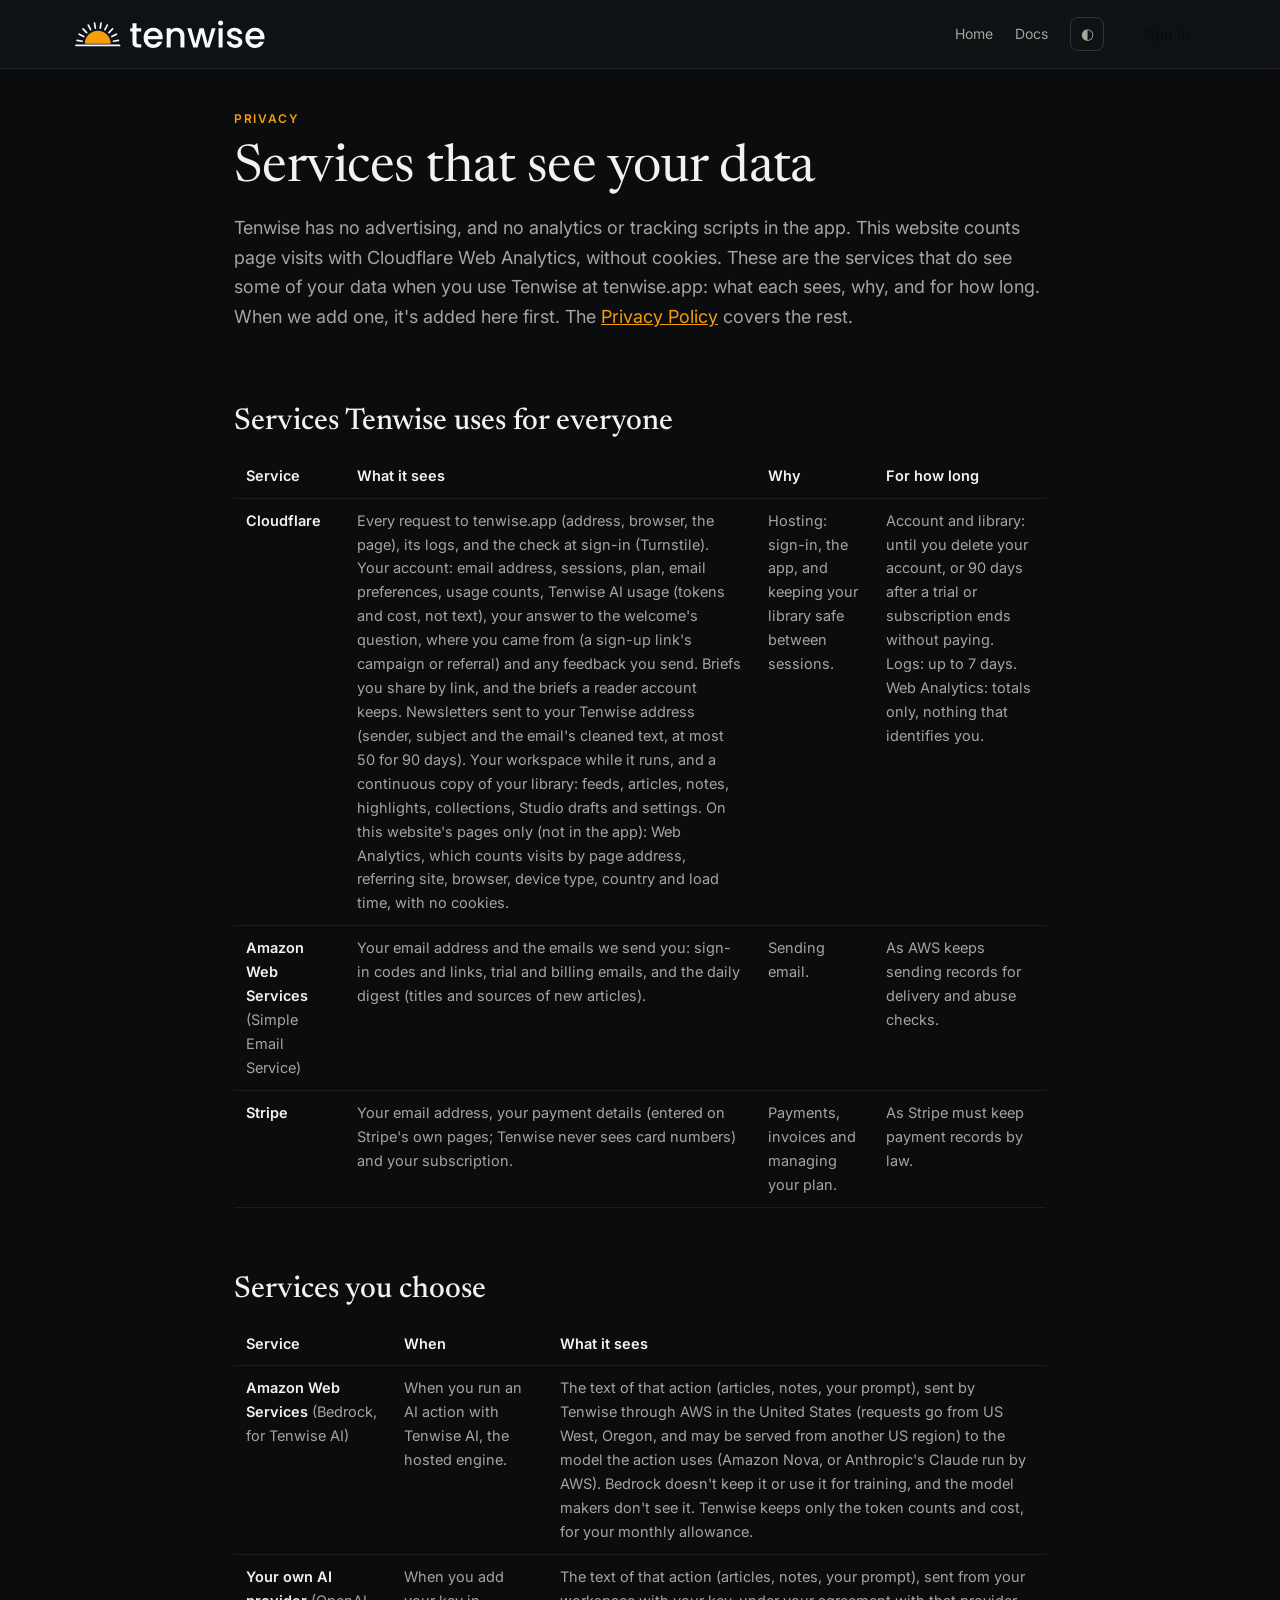
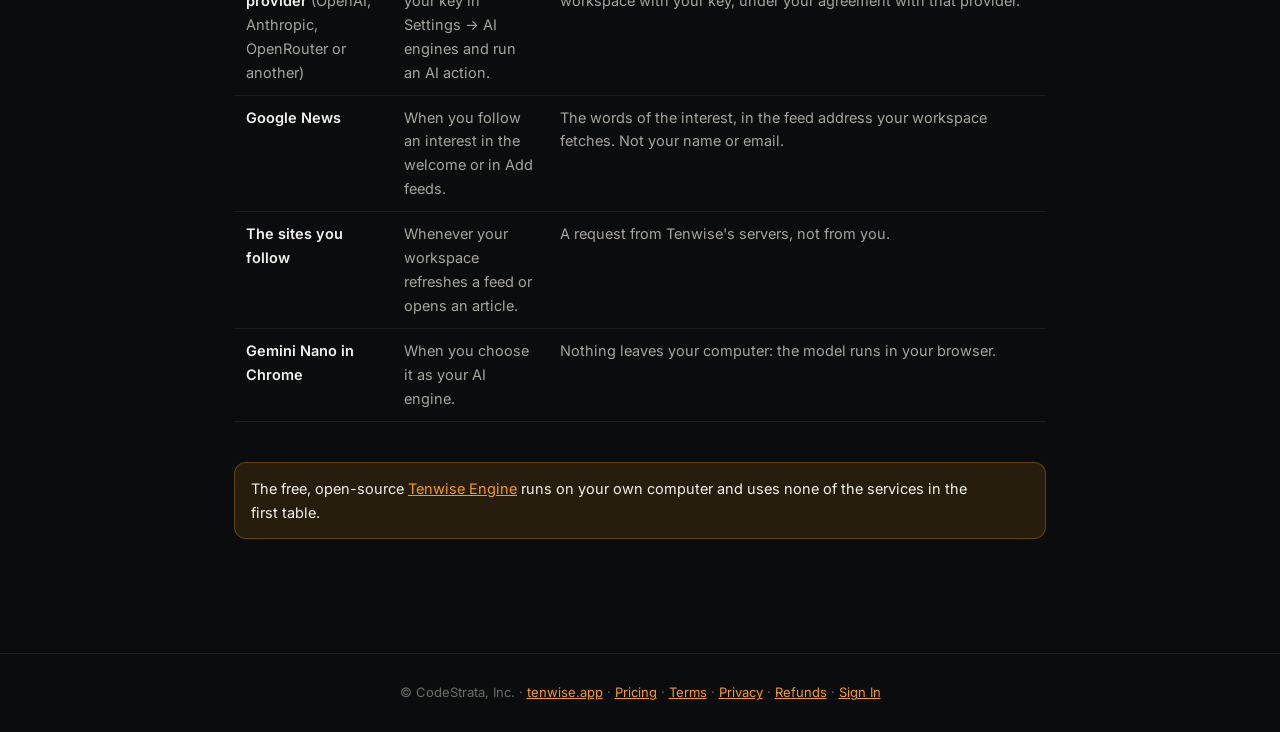
<file: public/docs/services/index.html>
<!DOCTYPE html>
<html lang="en">
<head>
  <meta charset="UTF-8">
  <meta name="viewport" content="width=device-width, initial-scale=1.0">
  <title>Services that see your data · Tenwise</title>
  <meta name="description" content="Every service that sees some of your data when you use Tenwise at tenwise.app: what it sees, why, and for how long.">
  <meta name="author" content="CodeStrata, Inc.">
  <link rel="icon" type="image/svg+xml" href="/assets/images/brand/tenwise-icon.svg">
  <link rel="stylesheet" href="/assets/css/styles.css">
  <script>
    // The website's own theme choice (assets/js/main.js keeps it under the same key).
    try { if (localStorage.getItem('tenwise-theme') === 'light') document.documentElement.classList.add('light'); } catch (e) { /* storage blocked */ }
  </script>
  <style>
    body { margin: 0; background: var(--bg-primary); color: var(--text-primary); font-family: var(--font-sans); line-height: 1.65; }
    a { color: var(--accent); }
    .top { position: sticky; top: 0; z-index: 10; border-bottom: 1px solid var(--border-subtle); background: var(--bg-glass); backdrop-filter: blur(12px); }
    .top-inner { max-width: 1180px; margin: 0 auto; padding: 0 24px; height: 68px; display: flex; align-items: center; justify-content: space-between; gap: 16px; }
    .top-inner img { height: 30px; width: auto; display: block; }
    .top nav { display: flex; align-items: center; gap: 22px; font-size: 14px; }
    .top nav a { color: var(--text-secondary); text-decoration: none; }
    .top nav a:hover, .top nav a[aria-current] { color: var(--text-primary); }
    .top nav .signin { padding: 8px 16px; border-radius: 999px; background: var(--accent-fill); color: #0b0c0e; font-weight: 600; }
    .theme { border: 1px solid var(--border-strong); background: transparent; color: var(--text-secondary); border-radius: 8px; width: 34px; height: 34px; cursor: pointer; font-size: 15px; }
    .top-inner .logo-light, html.light .top-inner .logo-dark { display: none; }
    html.light .top-inner .logo-light { display: block; }
    .layout { max-width: 1180px; margin: 0 auto; padding: 40px 24px 96px; display: grid; grid-template-columns: 220px minmax(0, 1fr); gap: 56px; }
    .toc { position: sticky; top: 100px; align-self: start; font-size: 14px; }
    .toc p { margin: 0 0 10px; font-size: 11.5px; letter-spacing: .12em; text-transform: uppercase; color: var(--text-muted); }
    .toc ol { list-style: none; margin: 0; padding: 0; border-left: 1px solid var(--border-subtle); }
    .toc a { display: block; padding: 5px 0 5px 14px; color: var(--text-secondary); text-decoration: none; }
    .toc a:hover { color: var(--text-primary); }
    main { max-width: 760px; }
    .eyebrow { margin: 0 0 12px; font-size: 12px; letter-spacing: .14em; text-transform: uppercase; color: var(--accent); font-weight: 600; }
    h1 { margin: 0 0 16px; font-family: var(--font-serif); font-weight: 400; font-size: clamp(36px, 5vw, 52px); line-height: 1.08; letter-spacing: -.01em; }
    .lede { margin: 0 0 48px; font-size: 18px; color: var(--text-secondary); }
    section { padding-top: 24px; margin-bottom: 40px; scroll-margin-top: 88px; }
    h2 { margin: 0 0 14px; font-family: var(--font-serif); font-weight: 500; font-size: 30px; line-height: 1.2; }
    h3 { margin: 26px 0 8px; font-size: 16.5px; }
    p, li { color: var(--text-secondary); }
    strong { color: var(--text-primary); font-weight: 600; }
    ol.steps, ul.points { padding-left: 22px; }
    ol.steps li, ul.points li { margin: 6px 0; }
    kbd { display: inline-block; min-width: 1.6em; padding: 1px 7px; border: 1px solid var(--border-strong); border-bottom-width: 2px; border-radius: 6px; background: var(--bg-tertiary); color: var(--text-primary); font: 600 12.5px/1.6 ui-monospace, Menlo, monospace; text-align: center; }
    table { width: 100%; border-collapse: collapse; margin: 12px 0 8px; font-size: 14.5px; }
    th, td { text-align: left; padding: 10px 12px; border-bottom: 1px solid var(--border-subtle); vertical-align: top; }
    th { color: var(--text-primary); font-weight: 600; }
    td { color: var(--text-secondary); }
    .note { margin: 18px 0; padding: 14px 16px; border: 1px solid var(--accent-border); border-radius: 12px; background: var(--accent-soft); color: var(--text-primary); font-size: 14.5px; }
    .note p { margin: 0; color: var(--text-primary); }
    figure { margin: 22px 0 8px; }
    figure img { display: block; width: 100%; height: auto; border: 1px solid var(--border-subtle); border-radius: 12px; }
    figcaption { margin-top: 8px; font-size: 13.5px; color: var(--text-muted); }
    .app { display: inline-block; margin-left: 8px; padding: 2px 9px; border: 1px solid var(--accent-border); border-radius: 999px; background: var(--accent-soft); color: var(--accent); font: 600 11.5px/1.5 var(--font-sans); letter-spacing: .02em; vertical-align: middle; white-space: nowrap; }
    td .app { margin-left: 6px; }
    footer { border-top: 1px solid var(--border-subtle); padding: 28px 24px; text-align: center; font-size: 13px; color: var(--text-muted); }
    @media (max-width: 860px) {
      .layout { grid-template-columns: 1fr; gap: 24px; padding-top: 24px; }
      .toc { position: static; }
      .top nav .hide-sm { display: none; }
    }
    @media (max-width: 480px) {
      .top-inner { padding: 0 16px; gap: 10px; }
      .top-inner img { height: 24px; }
      .top nav { gap: 12px; }
      .top nav .signin { padding: 7px 13px; white-space: nowrap; }
      .layout { padding-left: 16px; padding-right: 16px; }
    }
    .layout.single { grid-template-columns: minmax(0, 1fr); max-width: 860px; }
    main { max-width: none; }
  </style>
</head>
<body>
  <header class="top">
    <div class="top-inner">
      <a href="/" aria-label="Tenwise home">
        <img class="logo-dark" src="/assets/images/brand/tenwise-wordmark-dark.svg" alt="Tenwise">
        <img class="logo-light" src="/assets/images/brand/tenwise-wordmark-light.svg" alt="Tenwise">
      </a>
      <nav aria-label="Main">
        <a class="hide-sm" href="/">Home</a>
        <a href="/docs/">Docs</a>
        <button type="button" class="theme" id="docs-theme" aria-label="Switch theme">◐</button>
        <a class="signin" href="/login">Sign In</a>
      </nav>
    </div>
  </header>

  <div class="layout single">
    <main>
      <p class="eyebrow">Privacy</p>
      <h1>Services that see your data</h1>
      <p class="lede">Tenwise has no advertising, and no analytics or tracking scripts in the app. This website counts page visits with Cloudflare Web Analytics, without cookies. These are the services that do see some of your data when you use Tenwise at tenwise.app: what each sees, why, and for how long. When we add one, it's added here first. The <a href="/privacy/">Privacy Policy</a> covers the rest.</p>

      <section id="everyone">
        <h2>Services Tenwise uses for everyone</h2>
        <table>
          <thead><tr><th>Service</th><th>What it sees</th><th>Why</th><th>For how long</th></tr></thead>
          <tbody>
            <tr><td><strong>Cloudflare</strong></td><td>Every request to tenwise.app (address, browser, the page), its logs, and the check at sign-in (Turnstile). Your account: email address, sessions, plan, email preferences, usage counts, Tenwise AI usage (tokens and cost, not text), your answer to the welcome's question, where you came from (a sign-up link's campaign or referral) and any feedback you send. Briefs you share by link, and the briefs a reader account keeps. Newsletters sent to your Tenwise address (sender, subject and the email's cleaned text, at most 50 for 90 days). Your workspace while it runs, and a continuous copy of your library: feeds, articles, notes, highlights, collections, Studio drafts and settings. On this website&#39;s pages only (not in the app): Web Analytics, which counts visits by page address, referring site, browser, device type, country and load time, with no cookies.</td><td>Hosting: sign-in, the app, and keeping your library safe between sessions.</td><td>Account and library: until you delete your account, or 90 days after a trial or subscription ends without paying. Logs: up to 7 days. Web Analytics: totals only, nothing that identifies you.</td></tr>
            <tr><td><strong>Amazon Web Services</strong> (Simple Email Service)</td><td>Your email address and the emails we send you: sign-in codes and links, trial and billing emails, and the daily digest (titles and sources of new articles).</td><td>Sending email.</td><td>As AWS keeps sending records for delivery and abuse checks.</td></tr>
            <tr><td><strong>Stripe</strong></td><td>Your email address, your payment details (entered on Stripe's own pages; Tenwise never sees card numbers) and your subscription.</td><td>Payments, invoices and managing your plan.</td><td>As Stripe must keep payment records by law.</td></tr>
          </tbody>
        </table>
      </section>

      <section id="yours">
        <h2>Services you choose</h2>
        <table>
          <thead><tr><th>Service</th><th>When</th><th>What it sees</th></tr></thead>
          <tbody>
            <tr><td><strong>Amazon Web Services</strong> (Bedrock, for Tenwise AI)</td><td>When you run an AI action with Tenwise AI, the hosted engine.</td><td>The text of that action (articles, notes, your prompt), sent by Tenwise through AWS in the United States (requests go from US West, Oregon, and may be served from another US region) to the model the action uses (Amazon Nova, or Anthropic's Claude run by AWS). Bedrock doesn't keep it or use it for training, and the model makers don't see it. Tenwise keeps only the token counts and cost, for your monthly allowance.</td></tr>
            <tr><td><strong>Your own AI provider</strong> (OpenAI, Anthropic, OpenRouter or another)</td><td>When you add your key in Settings → AI engines and run an AI action.</td><td>The text of that action (articles, notes, your prompt), sent from your workspace with your key, under your agreement with that provider.</td></tr>
            <tr><td><strong>Google News</strong></td><td>When you follow an interest in the welcome or in Add feeds.</td><td>The words of the interest, in the feed address your workspace fetches. Not your name or email.</td></tr>
            <tr><td><strong>The sites you follow</strong></td><td>Whenever your workspace refreshes a feed or opens an article.</td><td>A request from Tenwise's servers, not from you.</td></tr>
            <tr><td><strong>Gemini Nano in Chrome</strong></td><td>When you choose it as your AI engine.</td><td>Nothing leaves your computer: the model runs in your browser.</td></tr>
          </tbody>
        </table>
      </section>

      <div class="note"><p>The free, open-source <a href="https://github.com/Tenwise/tenwise-engine">Tenwise Engine</a> runs on your own computer and uses none of the services in the first table.</p></div>
    </main>
  </div>

  <footer>© CodeStrata, Inc. · <a href="/">tenwise.app</a> · <a href="/pricing/">Pricing</a> · <a href="/terms/">Terms</a> · <a href="/privacy/">Privacy</a> · <a href="/refunds/">Refunds</a> · <a href="/login">Sign In</a></footer>

  <script>
    // The theme switch: the same key and class as the rest of the website.
    document.getElementById('docs-theme').addEventListener('click', function () {
      var light = document.documentElement.classList.toggle('light');
      try { localStorage.setItem('tenwise-theme', light ? 'light' : 'dark'); } catch (e) { /* storage blocked */ }
    });
  </script>
</body>
</html>
</file>
<file: assets/css/styles.css>
/* ===== Tenwise — Elevated Editorial & Enterprise Design System ===== */
@import url('https://fonts.googleapis.com/css2?family=Inter:wght@300;400;500;600;700&family=Newsreader:ital,opsz,wght@0,6..72,400;0,6..72,500;1,6..72,400&display=swap');

:root {
  /* Default Dark Theme: Deep, calm obsidian & warm sunrise amber */
  --bg-primary: #0b0c0e;
  --bg-secondary: #121418;
  --bg-tertiary: #181b20;
  --bg-elevated: rgba(24, 27, 32, 0.7);
  --bg-glass: rgba(18, 20, 24, 0.75);

  --text-primary: #f3f2ee;
  --text-secondary: #a6a49d;
  --text-muted: #6e6c66;

  --accent: #f59e0b;
  --accent-light: #fbbf24;
  --accent-soft: rgba(245, 158, 11, 0.12);
  --accent-border: rgba(245, 158, 11, 0.3);

  --border-subtle: rgba(255, 255, 255, 0.07);
  --border-strong: rgba(255, 255, 255, 0.14);

  --font-sans: 'Inter', -apple-system, BlinkMacSystemFont, 'Segoe UI', sans-serif;
  --font-serif: 'Newsreader', Georgia, serif;
}

html.light {
  /* Light Theme: Warm gallery ivory & deep executive navy */
  --bg-primary: #faf9f6;
  --bg-secondary: #ffffff;
  --bg-tertiary: #f2f0ea;
  --bg-elevated: rgba(255, 255, 255, 0.85);
  --bg-glass: rgba(250, 249, 246, 0.85);

  --text-primary: #0f172a;
  --text-secondary: #475569;
  --text-muted: #94a3b8;

  --accent: #d97706;
  --accent-light: #f59e0b;
  --accent-soft: rgba(217, 119, 6, 0.1);
  --accent-border: rgba(217, 119, 6, 0.25);

  --border-subtle: rgba(15, 23, 42, 0.08);
  --border-strong: rgba(15, 23, 42, 0.15);
}

* {
  box-sizing: border-box;
}

body {
  font-family: var(--font-sans);
  background-color: var(--bg-primary);
  color: var(--text-primary);
  overflow-x: hidden;
  transition: background-color 0.35s ease, color 0.35s ease;
  -webkit-font-smoothing: antialiased;
}

.font-serif-display {
  font-family: var(--font-serif);
  font-optical-sizing: auto;
}

h1, h2, h3, h4 {
  text-wrap: balance;
}

p, li {
  text-wrap: pretty;
}

/* Sticky Glass Navbar */
.nav-glass {
  background: var(--bg-glass);
  backdrop-filter: blur(20px);
  -webkit-backdrop-filter: blur(20px);
  border-bottom: 1px solid var(--border-subtle);
}

/* Living Ambient Sunrise Glow in Hero */
@keyframes pulseGlow {
  0%, 100% {
    transform: translate(-50%, 0) scale(1);
    opacity: 0.55;
  }
  50% {
    transform: translate(-48%, -12px) scale(1.08);
    opacity: 0.8;
  }
}

.ambient-sunrise {
  position: absolute;
  top: -120px;
  left: 50%;
  width: 960px;
  height: 520px;
  transform: translateX(-50%);
  background: radial-gradient(ellipse at center, rgba(245, 158, 11, 0.18) 0%, rgba(11, 59, 111, 0.12) 45%, transparent 75%);
  filter: blur(60px);
  pointer-events: none;
  z-index: 0;
  animation: pulseGlow 10s ease-in-out infinite;
}

html.light .ambient-sunrise {
  background: radial-gradient(ellipse at center, rgba(245, 158, 11, 0.16) 0%, rgba(11, 59, 111, 0.06) 50%, transparent 75%);
}

/* Scroll Reveal Animations */
.reveal {
  opacity: 0;
  transform: translateY(28px);
  transition: opacity 0.8s cubic-bezier(0.16, 1, 0.3, 1), transform 0.8s cubic-bezier(0.16, 1, 0.3, 1);
}

.reveal.is-visible {
  opacity: 1;
  transform: translateY(0);
}

.reveal-delay-1 { transition-delay: 0.1s; }
.reveal-delay-2 { transition-delay: 0.2s; }
.reveal-delay-3 { transition-delay: 0.3s; }

/* Elevated Surface Cards with Living Hover */
.surface-card {
  background: var(--bg-secondary);
  border: 1px solid var(--border-subtle);
  transition: transform 0.4s cubic-bezier(0.16, 1, 0.3, 1), border-color 0.4s ease, box-shadow 0.4s ease;
}

.surface-card:hover {
  transform: translateY(-4px);
  border-color: var(--border-strong);
  box-shadow: 0 24px 48px -12px rgba(0, 0, 0, 0.35);
}

html.light .surface-card:hover {
  box-shadow: 0 24px 48px -12px rgba(15, 23, 42, 0.08);
}

/* Auto-Play Tab Progress Bar */
.showcase-tab {
  position: relative;
  overflow: hidden;
  transition: all 0.3s ease;
}

.showcase-tab-progress {
  position: absolute;
  bottom: 0;
  left: 0;
  height: 2px;
  width: 0%;
  background: linear-gradient(90deg, #f59e0b, #fbbf24);
  transition: width 0.1s linear;
}

.showcase-tab.active {
  background: var(--bg-secondary);
  border-color: var(--accent-border);
  color: var(--text-primary);
}

/* Image Stage Transition */
.stage-image-transition {
  transition: opacity 0.45s cubic-bezier(0.16, 1, 0.3, 1), transform 0.45s cubic-bezier(0.16, 1, 0.3, 1);
}

.stage-image-switching {
  opacity: 0;
  transform: scale(0.985);
}

/* Animated Flow Line for Publisher Architecture */
@keyframes flowPulse {
  0% { background-position: 0% 50%; }
  100% { background-position: 200% 50%; }
}

.animated-flow-line {
  background: linear-gradient(90deg, rgba(245, 158, 11, 0.15), rgba(245, 158, 11, 0.8), rgba(245, 158, 11, 0.15));
  background-size: 200% 100%;
  animation: flowPulse 3.5s linear infinite;
}

/* Broadsheet Editorial Preview Card */
.broadsheet-preview {
  background: #fbfaf6;
  color: #181715;
  box-shadow: 0 28px 60px -15px rgba(0, 0, 0, 0.5), 0 0 0 1px rgba(0, 0, 0, 0.08);
  transition: transform 0.5s cubic-bezier(0.16, 1, 0.3, 1);
}

.broadsheet-preview:hover {
  transform: translateY(-6px) rotate(-0.3deg);
}

html.light .broadsheet-preview {
  box-shadow: 0 28px 60px -15px rgba(15, 23, 42, 0.14), 0 0 0 1px rgba(15, 23, 42, 0.1);
}

/* Primary CTA Button Sheen */
.btn-primary-glow {
  position: relative;
  overflow: hidden;
  transition: all 0.3s cubic-bezier(0.16, 1, 0.3, 1);
}

.btn-primary-glow:hover {
  transform: translateY(-1px);
  box-shadow: 0 12px 28px -6px rgba(245, 158, 11, 0.45);
}

/* Modal Backdrop */
.modal-backdrop {
  background-color: rgba(8, 9, 12, 0.78);
  backdrop-filter: blur(8px);
}
</file>
